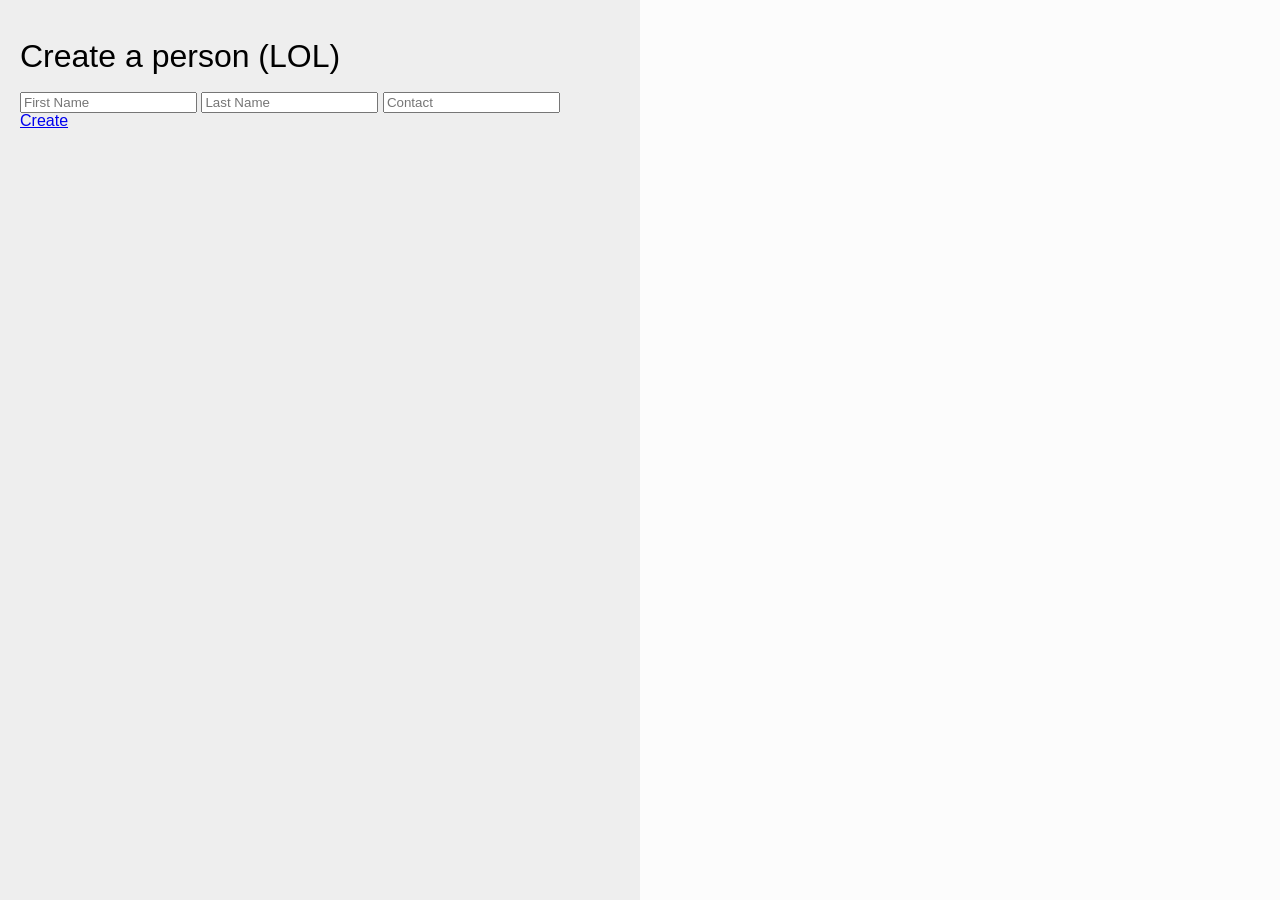
<file: client/index.html>
<!doctype html>
<html>

	<head>
		<link rel="stylesheet" href="./css/reset.css">
		<link rel="stylesheet" href="./css/app.css">
	</head>
	
	<body>
		<div class="l-container">
			<div class="l-form">
				<h1>Create a person (LOL)</h1>
				<form id="person__form">
					<input type="text" name="first_name" placeholder="First Name">
					<input type="text" name="last_name" placeholder="Last Name">
					<input type="text" name="contact" placeholder="Contact">
				</form>
				<div class="button__block">
					<a id="createBtn" href="#" class="button__link">Create</a>
				</div>
			</div>
			
			<div class="l-view">
				<div class="l-person__list">
				
				</div>
			</div>
		</div>
		<script src="./js/app.js"></script>
	</body>

</html>
</file>
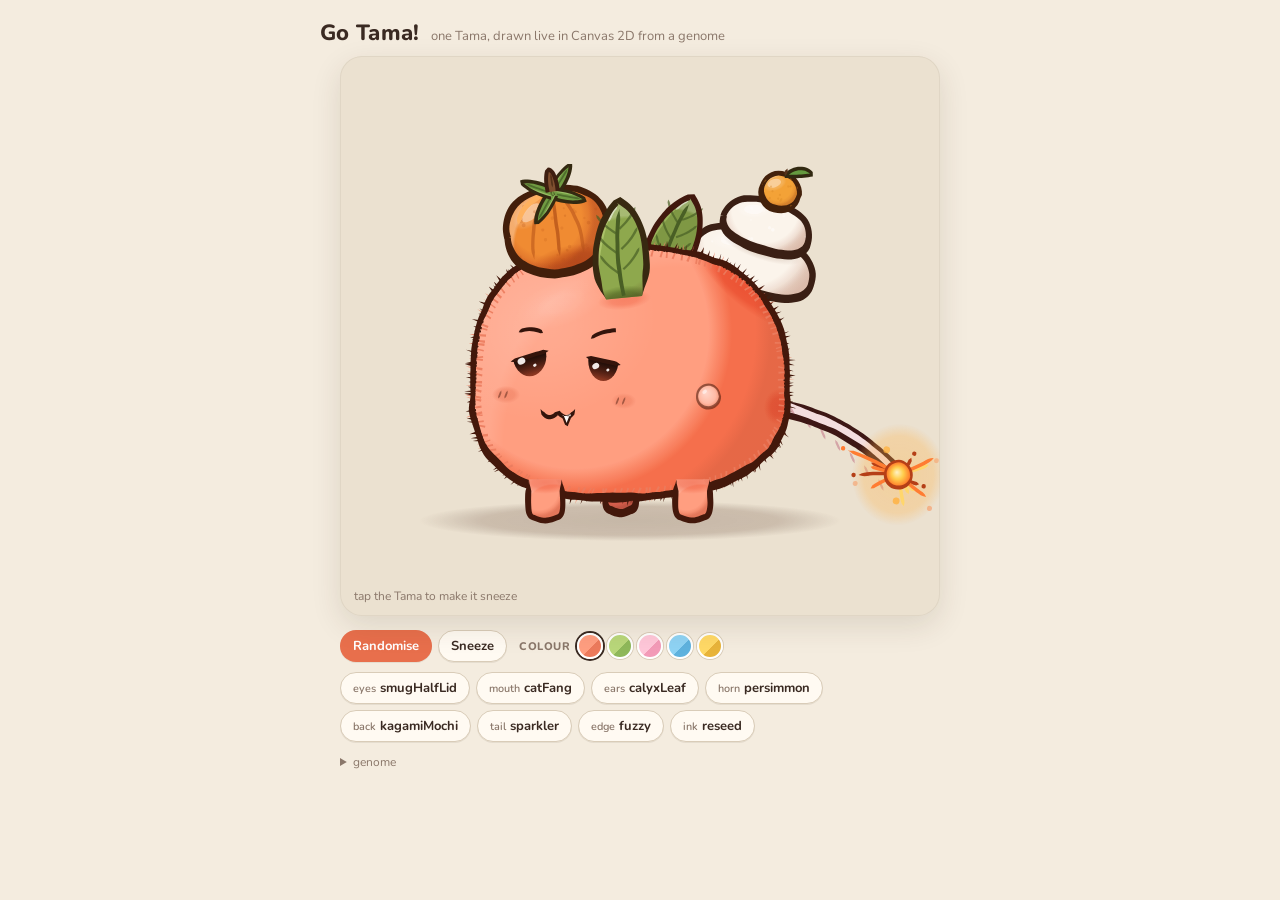
<file: tama/index.html>
<!doctype html>
<html lang="en">
<head>
<meta charset="utf-8">
<meta name="viewport" content="width=device-width, initial-scale=1">
<title>Go Tama! canvas Tama</title>
<link rel="preconnect" href="https://fonts.googleapis.com">
<link href="https://fonts.googleapis.com/css2?family=Nunito:wght@600;800&display=swap" rel="stylesheet">
<style>
  :root {
    --paper: #f4ecdf;
    --paper-2: #ebe1d0;
    --ink: #3a2a22;
    --muted: #8a776a;
    --chip: #fffaf2;
    --chip-edge: #d9ccb8;
    --accent: #e86f4c;
  }
  * { box-sizing: border-box; }
  html, body { margin: 0; background: var(--paper); color: var(--ink);
    font-family: "Nunito", "Segoe UI", system-ui, -apple-system, sans-serif; }
  body { display: flex; flex-direction: column; align-items: center; padding: 18px 16px 40px; }
  header { width: 100%; max-width: 640px; display: flex; align-items: baseline; gap: 12px; margin-bottom: 8px; }
  header h1 { font-size: 22px; margin: 0; font-weight: 800; letter-spacing: .3px; }
  header span { color: var(--muted); font-size: 13px; }
  .stage { position: relative; width: 100%; max-width: 600px; }
  canvas { display: block; width: 100%; height: auto; border-radius: 22px;
    background: var(--paper-2); box-shadow: 0 10px 30px rgba(60,40,20,.12), inset 0 0 0 1px rgba(60,40,20,.06);
    cursor: pointer; touch-action: manipulation; }
  .hint { position: absolute; left: 14px; bottom: 12px; font-size: 12px; color: var(--muted); pointer-events: none; }
  .controls { width: 100%; max-width: 600px; margin-top: 14px; display: flex; flex-direction: column; gap: 10px; }
  .row { display: flex; flex-wrap: wrap; gap: 6px; align-items: center; }
  .row .label { font-size: 11px; font-weight: 800; letter-spacing: .6px; text-transform: uppercase; color: var(--muted); width: 58px; }
  button { font: inherit; font-weight: 700; font-size: 13px; color: var(--ink); background: var(--chip);
    border: 1px solid var(--chip-edge); border-radius: 999px; padding: 6px 12px; cursor: pointer;
    box-shadow: 0 1px 0 rgba(60,40,20,.08); }
  button:hover { border-color: #b9a88f; }
  button:active { transform: translateY(1px); }
  button.primary { background: var(--accent); color: #fff; border-color: transparent; }
  button small { font-weight: 600; color: var(--muted); margin-right: 4px; }
  button.primary small { color: rgba(255,255,255,.8); }
  .swatch { width: 26px; height: 26px; border-radius: 50%; padding: 0; border: 2px solid #fff; box-shadow: 0 0 0 1px var(--chip-edge); }
  .swatch.on { box-shadow: 0 0 0 2px var(--ink); }
  details { width: 100%; max-width: 600px; margin-top: 12px; font-size: 12px; color: var(--muted); }
  pre { background: var(--chip); border: 1px solid var(--chip-edge); border-radius: 12px; padding: 10px 12px;
    font-size: 12px; line-height: 1.5; overflow: auto; color: var(--ink); margin: 8px 0 0; }
  @media (prefers-reduced-motion: reduce) { button:active { transform: none; } }
</style>
</head>
<body>
<header><h1>Go Tama!</h1><span>one Tama, drawn live in Canvas 2D from a genome</span></header>
<div class="stage">
  <canvas id="tama" width="600" height="560" aria-label="A Tama creature"></canvas>
  <div class="hint">tap the Tama to make it sneeze</div>
</div>
<div class="controls" id="controls">
  <div class="row">
    <button class="primary" id="randomise">Randomise</button>
    <button id="sneeze">Sneeze</button>
    <span class="label" style="width:auto;margin-left:6px">Colour</span>
    <span id="palettes" class="row" style="gap:4px"></span>
  </div>
  <div class="row" id="slots"></div>
</div>
<details><summary>genome</summary><pre id="genomeOut"></pre><div id="stats" style="margin-top:6px"></div></details>

<script>
'use strict';
/* =====================================================================
   Go Tama!  canvas Tama renderer
   All art is procedural: no bitmaps. Everything is drawn in "body units"
   (BU): the reference body is 200 BU wide and 168 BU tall, centred at
   the origin, facing LEFT (-x is forward, +x is the rear, +y is down).
   ===================================================================== */

/* ---------- seeded randomness and noise ---------- */
function hash32(n) { n = (n ^ 61) ^ (n >>> 16); n = Math.imul(n, 9); n ^= n >>> 4; n = Math.imul(n, 0x27d4eb2d); n ^= n >>> 15; return n >>> 0; }
function rng(seed) { let s = hash32(seed | 0) || 1; return () => { s = (s + 0x6D2B79F5) | 0; let t = Math.imul(s ^ (s >>> 15), 1 | s); t = (t + Math.imul(t ^ (t >>> 7), 61 | t)) ^ t; return ((t ^ (t >>> 14)) >>> 0) / 4294967296; }; }
function strSeed(s) { let h = 2166136261; for (let i = 0; i < s.length; i++) { h ^= s.charCodeAt(i); h = Math.imul(h, 16777619); } return h >>> 0; }
// smooth 1D value noise in [-1,1]
function noise1(seed, x) {
  const i = Math.floor(x), f = x - i, u = f * f * (3 - 2 * f);
  const a = hash32(seed * 7919 + i * 131) / 4294967296, b = hash32(seed * 7919 + (i + 1) * 131) / 4294967296;
  return (a + (b - a) * u) * 2 - 1;
}
function fbm(seed, x, oct = 3) { let v = 0, amp = 1, f = 1, n = 0; for (let o = 0; o < oct; o++) { v += noise1(seed + o * 17, x * f) * amp; n += amp; amp *= .5; f *= 2.1; } return v / n; }
const clamp = (v, a, b) => v < a ? a : v > b ? b : v;
const lerp = (a, b, t) => a + (b - a) * t;
const smooth = (t) => { t = clamp(t, 0, 1); return t * t * (3 - 2 * t); };
const TAU = Math.PI * 2;

/* ---------- colour ---------- */
function hexToRgb(h) { h = h.replace('#', ''); if (h.length === 3) h = h.split('').map(c => c + c).join(''); const n = parseInt(h, 16); return [(n >> 16) & 255, (n >> 8) & 255, n & 255]; }
function rgbToHex(r, g, b) { return '#' + [r, g, b].map(v => Math.round(clamp(v, 0, 255)).toString(16).padStart(2, '0')).join(''); }
function rgbToHsl(r, g, b) { r /= 255; g /= 255; b /= 255; const mx = Math.max(r, g, b), mn = Math.min(r, g, b); let h = 0, s = 0; const l = (mx + mn) / 2; if (mx !== mn) { const d = mx - mn; s = l > .5 ? d / (2 - mx - mn) : d / (mx + mn); if (mx === r) h = (g - b) / d + (g < b ? 6 : 0); else if (mx === g) h = (b - r) / d + 2; else h = (r - g) / d + 4; h /= 6; } return [h, s, l]; }
function hslToRgb(h, s, l) { if (s === 0) return [l * 255, l * 255, l * 255]; const q = l < .5 ? l * (1 + s) : l + s - l * s, p = 2 * l - q; const f = t => { t = ((t % 1) + 1) % 1; if (t < 1 / 6) return p + (q - p) * 6 * t; if (t < .5) return q; if (t < 2 / 3) return p + (q - p) * (2 / 3 - t) * 6; return p; }; return [f(h + 1 / 3) * 255, f(h) * 255, f(h - 1 / 3) * 255]; }
function mix(a, b, t) { const A = hexToRgb(a), B = hexToRgb(b); return rgbToHex(lerp(A[0], B[0], t), lerp(A[1], B[1], t), lerp(A[2], B[2], t)); }
function adjust(hex, dl = 0, ds = 0, dh = 0) { const [h, s, l] = rgbToHsl(...hexToRgb(hex)); return rgbToHex(...hslToRgb(h + dh, clamp(s + ds, 0, 1), clamp(l + dl, 0, 1))); }
function alpha(hex, a) { const [r, g, b] = hexToRgb(hex); return `rgba(${r},${g},${b},${a})`; }
// near-black ink tinted toward the local colour, pulled toward the palette ink
function inkFor(hex, baseInk) { const [h, s] = rgbToHsl(...hexToRgb(hex)); const tinted = rgbToHex(...hslToRgb(h, clamp(s * .8 + .2, 0, .85), .13)); return mix(tinted, baseInk, .45); }
function tint(hex, t) { return mix(hex, '#ffffff', t); }
function shadeOf(hex, t) { return adjust(mix(hex, '#2a1208', t), 0, .06, -.015); }

/* ---------- geometry: bezier shapes, flattening, ink ribbons ---------- */
class Shape {
  constructor() { this.segs = []; this.cur = null; this.closed = false; }
  M(x, y) { this.cur = [x, y]; this.segs.push({ t: 'M', p: [x, y] }); return this; }
  L(x, y) { const p0 = this.cur; this.segs.push({ t: 'C', p0, c1: [lerp(p0[0], x, 1 / 3), lerp(p0[1], y, 1 / 3)], c2: [lerp(p0[0], x, 2 / 3), lerp(p0[1], y, 2 / 3)], p: [x, y] }); this.cur = [x, y]; return this; }
  C(x1, y1, x2, y2, x, y) { this.segs.push({ t: 'C', p0: this.cur, c1: [x1, y1], c2: [x2, y2], p: [x, y] }); this.cur = [x, y]; return this; }
  Q(cx, cy, x, y) { const p0 = this.cur; return this.C(p0[0] + 2 / 3 * (cx - p0[0]), p0[1] + 2 / 3 * (cy - p0[1]), x + 2 / 3 * (cx - x), y + 2 / 3 * (cy - y), x, y); }
  Z() { this.closed = true; return this; }
  // ellipse helper (closed)
  static ellipse(cx, cy, rx, ry, rot = 0) { const k = .5523; const s = new Shape(); const pts = []; for (let i = 0; i < 4; i++) { const a = i * Math.PI / 2; pts.push([Math.cos(a), Math.sin(a)]); } const tr = (x, y) => { const X = x * rx, Y = y * ry; return [cx + X * Math.cos(rot) - Y * Math.sin(rot), cy + X * Math.sin(rot) + Y * Math.cos(rot)]; }; s.M(...tr(1, 0)); for (let i = 0; i < 4; i++) { const a0 = i * Math.PI / 2, a1 = a0 + Math.PI / 2; const p0 = [Math.cos(a0), Math.sin(a0)], p1 = [Math.cos(a1), Math.sin(a1)]; s.C(...tr(p0[0] - p0[1] * k, p0[1] + p0[0] * k), ...tr(p1[0] + p1[1] * k, p1[1] - p1[0] * k), ...tr(p1[0], p1[1])); } return s.Z(); }
  path() { const p = new Path2D(); for (const s of this.segs) { if (s.t === 'M') p.moveTo(s.p[0], s.p[1]); else p.bezierCurveTo(s.c1[0], s.c1[1], s.c2[0], s.c2[1], s.p[0], s.p[1]); } if (this.closed) p.closePath(); return p; }
  // flatten to points with unit normals; for closed shapes the normal points outward
  flatten(step = 2.2) {
    const pts = [];
    const first = this.segs[0]?.p;
    for (const s of this.segs) {
      if (s.t !== 'C') continue;
      const [p0, c1, c2, p] = [s.p0, s.c1, s.c2, s.p];
      const len = Math.hypot(c1[0] - p0[0], c1[1] - p0[1]) + Math.hypot(c2[0] - c1[0], c2[1] - c1[1]) + Math.hypot(p[0] - c2[0], p[1] - c2[1]);
      const n = Math.max(2, Math.ceil(len / step));
      for (let i = 0; i < n; i++) {
        const t = i / n, mt = 1 - t;
        const x = mt * mt * mt * p0[0] + 3 * mt * mt * t * c1[0] + 3 * mt * t * t * c2[0] + t * t * t * p[0];
        const y = mt * mt * mt * p0[1] + 3 * mt * mt * t * c1[1] + 3 * mt * t * t * c2[1] + t * t * t * p[1];
        let dx = 3 * mt * mt * (c1[0] - p0[0]) + 6 * mt * t * (c2[0] - c1[0]) + 3 * t * t * (p[0] - c2[0]);
        let dy = 3 * mt * mt * (c1[1] - p0[1]) + 6 * mt * t * (c2[1] - c1[1]) + 3 * t * t * (p[1] - c2[1]);
        if (Math.abs(dx) + Math.abs(dy) < 1e-6) { dx = p[0] - p0[0]; dy = p[1] - p0[1]; }
        const d = Math.hypot(dx, dy) || 1;
        pts.push({ x, y, tx: dx / d, ty: dy / d });
      }
    }
    if (!this.closed) { const s = this.segs[this.segs.length - 1]; const q = pts[pts.length - 1]; pts.push({ x: s.p[0], y: s.p[1], tx: q.tx, ty: q.ty }); }
    // signed area for winding
    let area = 0; for (let i = 0; i < pts.length; i++) { const a = pts[i], b = pts[(i + 1) % pts.length]; area += a.x * b.y - b.x * a.y; }
    const sign = this.closed ? (area > 0 ? 1 : -1) : 1;   // canvas y-down: positive area = clockwise on screen
    let acc = 0;
    for (let i = 0; i < pts.length; i++) { const p = pts[i]; p.nx = p.ty * sign; p.ny = -p.tx * sign; if (i) acc += Math.hypot(p.x - pts[i - 1].x, p.y - pts[i - 1].y); p.s = acc; }
    return { pts, closed: this.closed, length: acc + (this.closed ? Math.hypot(pts[0].x - pts[pts.length - 1].x, pts[0].y - pts[pts.length - 1].y) : 0) };
  }
}
// outward normals check: for a closed clockwise (screen) polygon, (ty, -tx) points outward
// Build a pressure ribbon Path2D around a flattened polyline.
// opts: w (base width), heavy (extra weight on undersides 0..1), jitter (px), seed, taper ('none'|'both'|'start'|'end'), wobble (width noise 0..1)
function ribbon(fl, opts = {}) {
  const { w = 3, heavy = .5, jitter = .6, seed = 1, taper = 'none', wobble = .12, out = .55 } = opts;
  const pts = fl.pts, n = pts.length, L = fl.length || 1;
  const outer = [], inner = [];
  for (let i = 0; i < n; i++) {
    const p = pts[i]; const u = p.s / L;
    let wi = w * (1 + heavy * clamp(p.ny, 0, 1)) * (1 + wobble * fbm(seed, p.s / 14, 2));
    if (!fl.closed) {
      const tl = .12;
      if (taper === 'both' || taper === 'start') wi *= smooth(u / tl);
      if (taper === 'both' || taper === 'end') wi *= smooth((1 - u) / tl);
    }
    const j = jitter * fbm(seed + 3, p.s / 9, 2);
    const cx = p.x + p.nx * j, cy = p.y + p.ny * j;
    outer.push([cx + p.nx * wi * out, cy + p.ny * wi * out]);
    inner.push([cx - p.nx * wi * (1 - out), cy - p.ny * wi * (1 - out)]);
  }
  const path = new Path2D();
  path.moveTo(outer[0][0], outer[0][1]);
  for (let i = 1; i < n; i++) path.lineTo(outer[i][0], outer[i][1]);
  if (fl.closed) { path.closePath(); path.moveTo(inner[n - 1][0], inner[n - 1][1]); for (let i = n - 2; i >= 0; i--) path.lineTo(inner[i][0], inner[i][1]); path.closePath(); }
  else { for (let i = n - 1; i >= 0; i--) path.lineTo(inner[i][0], inner[i][1]); path.closePath(); }
  return path;
}
// memo for geometry built from stable keys
const MEMO = new Map();
let CUR_PAL = null;   // palette of the creature being drawn, lets part shadows share its hue
function memo(key, build) { let v = MEMO.get(key); if (v === undefined) { v = build(); MEMO.set(key, v); } return v; }

// ink an outline: fill a ribbon in colour
function ink(ctx, shapeOrFl, color, opts = {}) {
  const fl = shapeOrFl.pts ? shapeOrFl : shapeOrFl.flatten(opts.step || 2.2);
  const key = opts.key;
  const path = key ? memo('rib:' + key, () => ribbon(fl, opts)) : ribbon(fl, opts);
  ctx.fillStyle = color; ctx.fill(path, 'nonzero');
}
// a tapered brush stroke along a polyline of [x,y] points (for texture strokes)
function strokeShape(pts) { const s = new Shape(); s.M(pts[0][0], pts[0][1]); for (let i = 1; i < pts.length; i++) s.L(pts[i][0], pts[i][1]); return s; }
function curve(p0, c1, c2, p1) { return new Shape().M(p0[0], p0[1]).C(c1[0], c1[1], c2[0], c2[1], p1[0], p1[1]); }
function brush(ctx, shape, color, w, opts = {}) { ink(ctx, shape, color, Object.assign({ w, heavy: 0, jitter: .25, taper: 'both', wobble: .15, step: 1.6 }, opts)); }

/* ---------- soft paint helpers ---------- */
function softEllipse(ctx, x, y, rx, ry, color, a = 1, feather = .55, rot = 0) {
  ctx.save(); ctx.translate(x, y); ctx.rotate(rot); ctx.scale(rx, ry);
  const g = ctx.createRadialGradient(0, 0, 0, 0, 0, 1);
  g.addColorStop(0, alpha(color, a)); g.addColorStop(1 - feather, alpha(color, a * .85)); g.addColorStop(1, alpha(color, 0));
  ctx.fillStyle = g; ctx.beginPath(); ctx.arc(0, 0, 1, 0, TAU); ctx.fill(); ctx.restore();
}
// crescent shade inside a clip: everything outside an offset inner ellipse gets the shade colour, soft edged
function crescent(ctx, clipPath, cx, cy, r, color, a = 1, ox = -.18, oy = -.22, inner = .72, soft = .14) {
  ctx.save(); ctx.clip(clipPath);
  ctx.translate(cx + ox * r, cy + oy * r);
  const g = ctx.createRadialGradient(0, 0, 0, 0, 0, r * 1.25);
  g.addColorStop(inner, alpha(color, 0)); g.addColorStop(Math.min(1, inner + soft), alpha(color, a)); g.addColorStop(1, alpha(color, a));
  ctx.fillStyle = g; ctx.fillRect(-3 * r, -3 * r, 6 * r, 6 * r); ctx.restore();
}
// Axie-style layered shading inside a clip: soft crescent, a harder core shadow a little further in,
// a thin rim light on the lit side and (optionally) a crisp highlight patch with a soft glow.
function shading(ctx, clip, cx, cy, r, o = {}) {
  let { shade, deep, light = '#ffffff', ox = -.18, oy = -.28, inner = .64, soft = .14, coreA = .5, rimA = .28, hi = null, hiA = .32 } = o;
  if (CUR_PAL) { if (shade) shade = mix(shade, CUR_PAL.shade, .16); if (deep) deep = mix(deep, CUR_PAL.shade, .16); }
  if (shade) crescent(ctx, clip, cx, cy, r, shade, 1, ox, oy, inner, soft * 1.3);
  if (deep) crescent(ctx, clip, cx, cy, r, deep, coreA * .75, ox * 1.1, oy * 1.1, Math.min(.97, inner + .14), .09);
  if (rimA > 0) crescent(ctx, clip, cx, cy, r, light, rimA, -ox * 1.2, -oy * 1.1, .9, .05);
  if (hi) { const [hx, hy, hrx, hry, hrot = -.55] = hi; ctx.save(); ctx.clip(clip); softEllipse(ctx, hx, hy, hrx * 1.8, hry * 1.9, light, hiA * .45, .3, hrot); ctx.fillStyle = alpha(light, hiA); ctx.beginPath(); ctx.ellipse(hx, hy, hrx, hry, hrot, 0, TAU); ctx.fill(); ctx.restore(); }
}
function sheen(ctx, clipPath, x, y, rx, ry, a = .16, rot = -.5) {
  ctx.save(); ctx.clip(clipPath); softEllipse(ctx, x, y, rx, ry, '#ffffff', a, .5, rot); softEllipse(ctx, x, y, rx * .55, ry * .55, '#ffffff', a * .7, .4, rot); ctx.restore();
}
// cast shadow onto a surface (clipped), multiply so it darkens any colour
function cast(ctx, clipPath, x, y, rx, ry, color, a = .45, rot = 0) {
  ctx.save(); ctx.clip(clipPath); ctx.globalCompositeOperation = 'multiply'; softEllipse(ctx, x, y, rx, ry, color, a, .5, rot); ctx.restore();
}
// short tapered flicks along a flattened outline (fuzz / fur). Batched into one path.
function flickPath(fl, opts) {
  const { seed = 1, spacing = 2.4, len = 5, inset = 1.2, lean = .35, w = 1.5, every = 1, side = 1 } = opts;
  const r = rng(seed); const path = new Path2D(); const pts = fl.pts; const L = fl.length;
  for (let s = 0, k = 0; s < L; s += spacing * (0.7 + .6 * r()), k++) {
    if (k % every) continue;
    // find point at arc length s
    let i = 0; while (i < pts.length - 1 && pts[i + 1].s < s) i++;
    const p = pts[i];
    const l = len * (.45 + r() * .9) * side;
    const a = lean * (r() - .35) + (p.ny > .2 ? .25 : 0);     // flicks lean a bit and droop under the belly
    const tx = p.tx * Math.sin(a), ty = p.ty * Math.sin(a);
    const dx = (p.nx * Math.cos(a) + tx), dy = (p.ny * Math.cos(a) + ty);
    const bx = p.x - p.nx * inset, by = p.y - p.ny * inset;
    const ex = bx + dx * (l + inset), ey = by + dy * (l + inset);
    const ww = w * (.7 + r() * .6) / 2;
    const px = -dy * ww, py = dx * ww;
    const mx = bx + dx * (l + inset) * .4, my = by + dy * (l + inset) * .4;
    path.moveTo(bx + px, by + py); path.quadraticCurveTo(mx + px * 1.1, my + py * 1.1, ex, ey); path.quadraticCurveTo(mx - px * 1.1, my - py * 1.1, bx - px, by - py); path.closePath();
  }
  return path;
}
// scatter helper inside a clip
function scatter(ctx, clipPath, bounds, seed, count, fn) {
  const r = rng(seed); ctx.save(); ctx.clip(clipPath);
  for (let i = 0; i < count; i++) { fn(bounds[0] + r() * (bounds[2] - bounds[0]), bounds[1] + r() * (bounds[3] - bounds[1]), r); }
  ctx.restore();
}
function star4(ctx, x, y, r, rot = 0) { ctx.save(); ctx.translate(x, y); ctx.rotate(rot); ctx.beginPath(); for (let i = 0; i < 8; i++) { const a = i * Math.PI / 4, rr = i % 2 ? r * .38 : r; ctx.lineTo(Math.cos(a) * rr, Math.sin(a) * rr); } ctx.closePath(); ctx.fill(); ctx.restore(); }

/* =====================================================================
   BODY: silhouette, anchors, paint
   ===================================================================== */
const BODY = { rx: 100, ry: 84 };
function bodyPoint(th, edge, seed) {
  const c = Math.cos(th), s = Math.sin(th), n = 2.45;
  let x = Math.sign(c) * Math.pow(Math.abs(c), 2 / n);
  let y = Math.sign(s) * Math.pow(Math.abs(s), 2 / n);
  let yy = y > 0 ? y * .9 : y * (1.03 + .04 * Math.max(0, -x));   // flatter, heavier bottom; head end a touch taller
  yy *= 1 - .07 * (x + 1) / 2;                                         // egg: the rear sits a little lower than the head
  const xx = x * (1 + .07 * Math.max(0, y)) * (1 + .03 * Math.max(0, -y) * (1 - Math.abs(x))); // a little wider low down
  let r = 1 + .007 * fbm(seed, th * 1.9 + 7, 2);           // hand-drawn irregularity, kept subtle so the line stays confident
  if (edge === 'wool') r += .046 * Math.pow(Math.abs(Math.sin(th * 5 + .6)), .65) - .015;
  return { x: BODY.rx * xx * r, y: BODY.ry * yy * r };
}
function bodySilhouette(edge, seed) {
  return memo('body:' + edge + ':' + seed, () => {
    const N = 720; const raw = [];
    for (let i = 0; i < N; i++) raw.push(bodyPoint((i / N) * TAU, edge, seed));
    // resample by arc length for even spacing (clockwise on screen: th increasing goes x+ -> y+ i.e. clockwise)
    let L = 0; const cum = [0]; for (let i = 1; i <= N; i++) { const a = raw[i - 1], b = raw[i % N]; L += Math.hypot(b.x - a.x, b.y - a.y); cum.push(L); }
    const step = edge === 'wool' ? 1.4 : 2.0; const M = Math.floor(L / step); const pts = [];
    for (let k = 0, i = 0; k < M; k++) { const s = k * step; while (cum[i + 1] < s) i++; const t = (s - cum[i]) / (cum[i + 1] - cum[i]); const a = raw[i], b = raw[(i + 1) % N]; pts.push({ x: lerp(a.x, b.x, t), y: lerp(a.y, b.y, t), s }); }
    for (let i = 0; i < M; i++) { const a = pts[(i - 1 + M) % M], b = pts[(i + 1) % M]; let tx = b.x - a.x, ty = b.y - a.y; const d = Math.hypot(tx, ty) || 1; tx /= d; ty /= d; pts[i].tx = tx; pts[i].ty = ty; pts[i].nx = ty; pts[i].ny = -tx; }
    const path = new Path2D(); path.moveTo(pts[0].x, pts[0].y); for (let i = 1; i < M; i++) path.lineTo(pts[i].x, pts[i].y); path.closePath();
    return { pts, closed: true, length: L, path };
  });
}
// a point on the (smooth) body surface with its outward normal
function surface(th) {
  const p = bodyPoint(th, 'smooth', 0), e = 1e-3, a = bodyPoint(th - e, 'smooth', 0), b = bodyPoint(th + e, 'smooth', 0);
  let tx = b.x - a.x, ty = b.y - a.y; const d = Math.hypot(tx, ty) || 1; tx /= d; ty /= d;
  return { x: p.x, y: p.y, nx: ty, ny: -tx, ang: Math.atan2(-tx, ty), lean: Math.atan2(-tx, ty) + Math.PI / 2 };
}
// Anchors: where parts attach. All in body units, origin at body centre. "lean" is the rotation that
// aligns a part's local "up" (-y) with the outward surface normal.
function makeAnchors() {
  const horn = surface(-1.95);        // top, a little forward
  const topRear = surface(-0.80);     // top-rear shoulder
  const rear = surface(0.18);         // rear, just under the midline
  const headSide = { x: -4, y: -54, nx: -.12, ny: -.99, ang: -1.69, lean: -0.12 };   // on the near side of the head
  const headSideFar = { x: 20, y: -66, nx: .22, ny: -.97, ang: -1.35, lean: 0.22 };
  const face = { x: -36, y: -4, eyeF: { x: -64, y: -15 }, eyeB: { x: -17, y: -12 }, mouth: { x: -46, y: 21 }, cheekF: { x: -79, y: 9 }, cheekB: { x: -4, y: 13 }, eyeR: 12.5 };
  const legs = [{ x: -54, y: 70, far: false }, { x: -6, y: 66, far: true }, { x: 40, y: 70, far: false }];
  return { horn, topRear, rear, headSide, headSideFar, face, legs, spot: { x: 50, y: 10 }, ground: { x: 0, y: 84 } };
}

/* ---------- body painter ---------- */
function drawLeg(ctx, leg, pal, body) {
  const w = leg.far ? 18 : 21, h = leg.far ? 14 : 15, x = leg.x, y = leg.y;
  const base = leg.far ? shadeOf(pal.shade, .12) : pal.body, shade = leg.far ? shadeOf(pal.shade, .3) : pal.shade;
  const s = new Shape().M(x - w / 2, y - 8).C(x - w / 2 - 1, y + h * .5, x - w / 2 - 2, y + h, x - w / 2 + 3, y + h + 1)
    .C(x - 1, y + h + 3.5, x + 1, y + h + 3.5, x + w / 2 - 3, y + h + 1).C(x + w / 2 + 2, y + h, x + w / 2 + 1, y + h * .5, x + w / 2, y - 8);
  if (leg.far) s.Z();
  const p = s.path(); if (leg.far) { ctx.fillStyle = base; ctx.fill(p); } else { ctx.fillStyle = base; const c = new Path2D(p); c.closePath(); ctx.fill(c); }
  const clip = new Path2D(p); clip.closePath();
  shading(ctx, clip, x, y + h * .4, h * 1.1, { shade, deep: mix(shade, pal.ink, .2), ox: -.25, oy: -.45, inner: .6, soft: .16, coreA: .4, rimA: .18 });
  if (!leg.far) { ctx.save(); ctx.clip(clip); ctx.globalCompositeOperation = 'multiply'; softEllipse(ctx, x, y - 6, w * .8, 7, pal.shade, .5, .5); ctx.restore(); }
  ink(ctx, s, pal.inkBody, { w: 3.6, heavy: .45, jitter: .25, seed: 31 + x, taper: leg.far ? 'none' : 'both', step: 1.6 });
}
function drawBody(ctx, genome, pal, anchors, seats, pose) {
  const edge = genome.bodyEdge, seed = genome.seed;
  const sil = bodySilhouette(edge, seed);
  const clip = sil.path;
  // base
  ctx.fillStyle = pal.body; ctx.fill(clip);
  // matte two-tone: soft shade crescent on the bottom third, plus a faint top-light gradient
  const shadeSat = adjust(pal.shade, -.02, .1);
  ctx.save(); ctx.clip(clip); softEllipse(ctx, -52, -34, 70, 58, '#ffffff', .13, .75, -.3); ctx.restore();   // soft light on the top-front
  crescent(ctx, clip, 0, 0, 100, shadeSat, 1, -.35, -.3, .68, .12);                       // airbrushed shade over the rear half and belly
  crescent(ctx, clip, 0, 0, 100, mix(shadeSat, pal.ink, .18), .45, -.3, -.3, .88, .08);  // deeper band right at the underside
  crescent(ctx, clip, 0, 0, 100, '#ffffff', .1, .32, .42, .9, .08);                       // thin rim light on the lit side
  sheen(ctx, clip, -44, -48, 30, 14, .09, -.35);
  // tama spot: a small matte pearl on the rear flank
  const sp = anchors.spot;
  const pearl = new Path2D(); pearl.arc(sp.x, sp.y, 7, 0, TAU);
  const pg = ctx.createRadialGradient(sp.x - 2, sp.y - 2.5, 0, sp.x, sp.y, 7.5); pg.addColorStop(0, tint(pal.body, .62)); pg.addColorStop(.7, tint(pal.body, .3)); pg.addColorStop(1, mix(pal.body, pal.shade, .45));
  ctx.fillStyle = pg; ctx.fill(pearl);
  ctx.fillStyle = alpha(pal.inkBody, .55); ctx.fill(ribbon(Shape.ellipse(sp.x, sp.y, 7.2, 7.2).flatten(1.5), { w: 1.3, heavy: .8, jitter: .2, seed: 5, wobble: .2 }));
  ctx.fillStyle = 'rgba(255,255,255,.55)'; ctx.beginPath(); ctx.ellipse(sp.x - 2.4, sp.y - 2.8, 1.6, 1.1, -.6, 0, TAU); ctx.fill();
  // seats: parts sink in and cast a little shade onto the body
  for (const s of seats) cast(ctx, clip, s.x, s.y, s.rx * .9, s.ry * .8, pal.shade, s.a * 1.1, s.rot);
  // edge texture
  if (edge === 'fuzzy') {
    ctx.fillStyle = alpha(pal.shade, .9); ctx.fill(memo('fzin:' + seed, () => flickPath(sil, { seed: seed + 11, spacing: 4.2, len: 4, inset: 5.5, lean: .5, w: 1.2, side: 1 })));
    ctx.fillStyle = pal.inkBody; ctx.fill(memo('fzout:' + seed, () => flickPath(sil, { seed: seed + 12, spacing: 2.9, len: 4.6, inset: 1.8, lean: .5, w: 1.45 })));
    ink(ctx, sil, pal.inkBody, { w: 3.5, heavy: .5, jitter: .6, seed, key: 'bodyink-f' + seed, wobble: .25 });
  } else if (edge === 'wool') {
    ink(ctx, sil, pal.inkBody, { w: 3.9, heavy: .45, jitter: .3, seed, key: 'bodyink-w' + seed, wobble: .15 });
    // little curls just inside the bumps
    ctx.fillStyle = alpha(pal.inkBody, .5);
    ctx.fill(memo('wool:' + seed, () => { const p = new Path2D(); const r = rng(seed + 9); const pts = sil.pts; for (let i = 0; i < pts.length; i += 9) { const q = pts[i]; if (r() < .35) continue; const d = 6 + r() * 3; const cx = q.x - q.nx * d, cy = q.y - q.ny * d; const rr = 2.2 + r() * 1.4; const a0 = Math.atan2(q.ny, q.nx) + .9; p.moveTo(cx + Math.cos(a0) * rr, cy + Math.sin(a0) * rr); p.arc(cx, cy, rr, a0, a0 + 3.6); p.arc(cx, cy, rr - .9, a0 + 3.6, a0, true); p.closePath(); } return p; }));
  } else {
    ink(ctx, sil, pal.inkBody, { w: 4.2, heavy: .45, jitter: .3, seed, key: 'bodyink-s' + seed, wobble: .1 });
  }
  return clip;
}

/* =====================================================================
   PARTS.  Each variant is a draw function (ctx, anchors, palette, t) with
   metadata attached: seat {rx,ry,a} (shade cast on the body) and
   behind:true if drawn behind the body. Parts draw in body units around
   their anchor. -x is forward (the face), +x is the rear, -y is up.
   ===================================================================== */
function part(meta, fn) { return Object.assign(fn, meta); }
function at(ctx, a, rot, fn) { ctx.save(); ctx.translate(a.x, a.y); ctx.rotate(rot); ctx.scale(PART_SCALE, PART_SCALE); fn(); ctx.restore(); }
// a little material kit for parts: fill + crescent shade + sheen + ink, from one shape
function solid(ctx, shape, col, opts = {}) {
  const { shade, ink: inkCol, w = 2.8, cx = 0, cy = 0, r = 20, ox = -.2, oy = -.25, inner = .66, soft = .16, sheenAt, seed = 1, taper = 'none', heavy = .5, shadeA = 1, jitter = .5 } = opts;
  const p = shape.path(); const clip = new Path2D(p); clip.closePath();
  ctx.fillStyle = col; ctx.fill(clip);
  if (shade) shading(ctx, clip, cx, cy, r, { shade, deep: opts.deep || mix(shade, '#2a1208', .22), ox, oy, inner, soft, coreA: .42, rimA: .26, hi: sheenAt ? [sheenAt[0], sheenAt[1], sheenAt[2], sheenAt[3], sheenAt[5] ?? -.5] : null, hiA: sheenAt ? (sheenAt[4] ?? .3) : 0 });
  if (inkCol) ink(ctx, shape, inkCol, { w, heavy, jitter, seed, taper, step: 1.8 });
  return clip;
}

/* ---------- EYES ---------- */
const drawEyes = {};
function eyeBase(ctx, e, pal, pose, shapeFn, side) {
  // blink / squint compress the eye vertically; fully shut draws a lid line
  const shut = Math.max(pose.blink, pose.squint * .85);
  ctx.save(); ctx.translate(e.x, e.y);
  if (shut > .92) {
    const s = new Shape().M(-9 * side, 1).C(-5, -2.5, 5, -2.5, 9 * side, 1);
    if (pose.tight) { const z = new Shape().M(-8, -3).C(-4, 3, 4, 3, 8, -3); brush(ctx, z, pal.inkFace, 2.6, { jitter: .2 }); const z2 = new Shape().M(-7, 5).C(-3.5, 0, 3.5, 0, 7, 5); brush(ctx, z2, pal.inkFace, 2.2, { jitter: .2 }); }
    else brush(ctx, s, pal.inkFace, 2.8, { jitter: .2 });
    ctx.restore(); return;
  }
  ctx.scale(1, 1 - shut * .9);
  shapeFn();
  ctx.restore();
}
function glint(ctx, x, y, r) { ctx.fillStyle = 'rgba(255,255,255,.92)'; ctx.beginPath(); ctx.ellipse(x, y, r, r * .8, -.5, 0, TAU); ctx.fill(); }
// oval ink eye with an optional lid cut (0..1 of the height removed from the top, slanted by 'tilt')
function ovalEye(ctx, pal, rx, ry, lid = 0, tilt = 0, look = 0) {
  const eye = new Path2D(); eye.ellipse(0, 0, rx, ry, 0, 0, TAU);
  ctx.save(); ctx.clip(eye);
  const ig = ctx.createLinearGradient(0, -ry, 0, ry); ig.addColorStop(0, pal.inkFace); ig.addColorStop(.55, pal.inkFace); ig.addColorStop(1, pal.iris);
  ctx.fillStyle = ig;
  if (lid > 0) { ctx.save(); ctx.translate(0, -ry + lid * 2 * ry); ctx.rotate(tilt); ctx.fillRect(-rx * 3, 0, rx * 6, ry * 4); ctx.restore(); }
  else ctx.fill(eye);
  // soft lid shadow at the top of the open part
  if (lid > 0) { ctx.save(); ctx.translate(0, -ry + lid * 2 * ry); ctx.rotate(tilt); const lg = ctx.createLinearGradient(0, 0, 0, ry * .9); lg.addColorStop(0, 'rgba(0,0,0,.45)'); lg.addColorStop(1, 'rgba(0,0,0,0)'); ctx.fillStyle = lg; ctx.fillRect(-rx * 3, 0, rx * 6, ry); ctx.restore(); }
  ctx.restore();
  if (lid > 0) { const y0 = -ry + lid * 2 * ry; const s = new Shape().M(-rx - 1.5, y0 + Math.tan(tilt) * (-rx - 1.5)).L(rx + 1.5, y0 + Math.tan(tilt) * (rx + 1.5)); brush(ctx, s, pal.inkFace, 2.6, { jitter: .15 }); }
  glint(ctx, -rx * .35 + look, Math.max(-ry * .45 + lid * ry * 1.4, -ry * .2), rx * .24);
  glint(ctx, rx * .38 + look * .5, ry * .45, rx * .11);
}
drawEyes.deadpan = part({}, (ctx, a, pal, t) => {
  const f = a.face, pose = a.pose;
  for (const [e, side] of [[f.eyeF, -1], [f.eyeB, 1]]) eyeBase(ctx, e, pal, pose, () => ovalEye(ctx, pal, f.eyeR * .78 * (side < 0 ? 1 : .92), f.eyeR * .9, .36, 0), side);
});
drawEyes.smugHalfLid = part({}, (ctx, a, pal, t) => {
  const f = a.face, pose = a.pose;
  for (const [e, side] of [[f.eyeF, -1], [f.eyeB, 1]]) eyeBase(ctx, e, pal, pose, () => {
    ovalEye(ctx, pal, f.eyeR * .85 * (side < 0 ? 1 : .9), f.eyeR, .5, side < 0 ? -.28 : .22, -1.5);
    // a cocky little brow, raised at the back
    const b = side < 0 ? new Shape().M(-7, -15).C(-3, -17.5, 4, -17.5, 8.5, -14.5) : new Shape().M(-8, -14).C(-3, -18, 4, -19, 8, -19);
    brush(ctx, b, pal.inkFace, 2.4, { jitter: .2, taper: side < 0 ? 'both' : 'start' });
  }, side);
});
drawEyes.grumpy = part({}, (ctx, a, pal, t) => {
  const f = a.face, pose = a.pose;
  for (const [e, side] of [[f.eyeF, -1], [f.eyeB, 1]]) eyeBase(ctx, e, pal, pose, () => {
    ovalEye(ctx, pal, f.eyeR * .72 * (side < 0 ? 1 : .9), f.eyeR * .82, .28, side < 0 ? .5 : -.5, 0);
    // heavy brows slanting down toward the front
    const b = side < 0 ? new Shape().M(-9, -8).C(-5, -12, 3, -15, 9, -17) : new Shape().M(-9, -17).C(-3, -15, 4, -12, 9, -9);
    brush(ctx, b, pal.inkFace, 3.4, { jitter: .3, taper: 'end', heavy: 0 });
  }, side);
});
drawEyes.sleepy = part({}, (ctx, a, pal, t) => {
  const f = a.face;
  for (const [e, side] of [[f.eyeF, -1], [f.eyeB, 1]]) {
    ctx.save(); ctx.translate(e.x, e.y);
    const s = new Shape().M(-9, -1).C(-5, 3.5, 5, 3.5, 9, -1);     // gentle closed lid, curving down
    brush(ctx, s, pal.inkFace, 2.9, { jitter: .25 });
    // two tiny lashes
    brush(ctx, new Shape().M(side < 0 ? -9 : 9, -1).L(side < 0 ? -11.5 : 11.5, 2.5), pal.inkFace, 1.8, { jitter: .1 });
    brush(ctx, new Shape().M(side < 0 ? -5 : 5, 2.2).L(side < 0 ? -6.5 : 6.5, 5.5), pal.inkFace, 1.6, { jitter: .1 });
    ctx.restore();
  }
});
drawEyes.dizzy = part({}, (ctx, a, pal, t) => {
  const f = a.face, pose = a.pose;
  for (const [e, side] of [[f.eyeF, -1], [f.eyeB, 1]]) eyeBase(ctx, e, pal, pose, () => {
    const r0 = f.eyeR * .95, pts = [];
    for (let i = 0; i <= 40; i++) { const u = i / 40, ang = u * TAU * 2.1 * side + (side < 0 ? 2.2 : 1), rr = r0 * (1 - u * .92); pts.push([Math.cos(ang) * rr, Math.sin(ang) * rr * .9]); }
    const s = new Shape().M(pts[0][0], pts[0][1]); for (let i = 1; i < pts.length; i++) s.L(pts[i][0], pts[i][1]);
    ink(ctx, s, pal.inkFace, { w: 2.5, heavy: 0, jitter: .15, taper: 'end', wobble: .1, step: 1 });
  }, side);
});

/* ---------- MOUTH ---------- */
const drawMouth = {};
function openMouth(ctx, pal, x, y, w, h, tongue = true) {
  const m = Shape.ellipse(x, y, w, h); const p = m.path();
  ctx.fillStyle = '#5a1f22'; ctx.fill(p);
  if (tongue && h > 4) { ctx.save(); ctx.clip(p); ctx.fillStyle = '#e8717f'; ctx.beginPath(); ctx.ellipse(x, y + h * .75, w * .65, h * .55, 0, 0, TAU); ctx.fill(); ctx.restore(); }
  ink(ctx, m, pal.inkFace, { w: 2.4, heavy: .3, jitter: .25, step: 1.4 });
}
drawMouth.catFang = part({}, (ctx, a, pal) => {
  const m = a.face.mouth;
  const s = new Shape().M(m.x - 11, m.y - 3).C(m.x - 8.5, m.y + 3.5, m.x - 3.5, m.y + 3.5, m.x, m.y - 1).C(m.x + 3.5, m.y + 3.5, m.x + 8.5, m.y + 3.5, m.x + 11, m.y - 3);
  brush(ctx, s, pal.inkFace, 2.6, { jitter: .2, taper: 'both' });
  // one little fang
  const fang = new Shape().M(m.x + 3, m.y + .9).L(m.x + 5.6, m.y + 7.4).L(m.x + 8.4, m.y + .4).Z();
  ctx.fillStyle = '#fff'; ctx.fill(fang.path()); ink(ctx, fang, pal.inkFace, { w: 1.4, heavy: 0, jitter: .1, step: 1 });
});
drawMouth.flat = part({}, (ctx, a, pal) => {
  const m = a.face.mouth; brush(ctx, new Shape().M(m.x - 9, m.y).C(m.x - 4, m.y + .7, m.x + 4, m.y + .7, m.x + 9, m.y - .4), pal.inkFace, 2.8, { jitter: .2 });
});
drawMouth.pout = part({}, (ctx, a, pal) => {
  const m = a.face.mouth; // a small "3" pushed forward
  const s = new Shape().M(m.x + 1, m.y - 7).C(m.x - 7, m.y - 8, m.x - 8.5, m.y - 1, m.x - 2.5, m.y - .5).C(m.x - 9.5, m.y + .5, m.x - 8.5, m.y + 7.5, m.x + 1, m.y + 6.5);
  brush(ctx, s, pal.inkFace, 2.5, { jitter: .2 });
});
drawMouth.smirk = part({}, (ctx, a, pal) => {
  const m = a.face.mouth;
  const s = new Shape().M(m.x - 8, m.y + 1).C(m.x - 2, m.y + 4, m.x + 6, m.y + 2.5, m.x + 11, m.y - 3.5);
  brush(ctx, s, pal.inkFace, 2.8, { jitter: .2, taper: 'start' });
  brush(ctx, new Shape().M(m.x + 10.4, m.y - 6.8).L(m.x + 12, m.y - .6), pal.inkFace, 1.9, { jitter: .1 });
});
drawMouth.openO = part({}, (ctx, a, pal) => { const m = a.face.mouth; openMouth(ctx, pal, m.x - 1, m.y + 1, 5, 6, true); });

/* ---------- EARS ---------- */
const drawEars = {};
// ears draw twice: far (behind the body, darker, mirrored lean) and near
function earPair(ctx, a, pal, fn) {
  if (a.pass === 'behind') at(ctx, a.headSideFar, a.pose.ear * .8 + .32, () => { ctx.scale(.9, .9); fn(true); });
  if (a.pass === 'front') at(ctx, a.headSide, a.pose.ear - .12, () => fn(false));
}
drawEars.calyxLeaf = part({ seat: { rx: 15, ry: 6, a: .35 }, both: true }, (ctx, a, pal, t) => {
  earPair(ctx, a, pal, (far) => {
    const g = far ? '#7a9741' : '#8aa84a', light = far ? '#95b258' : '#a9c468', dark = far ? '#4f6c2a' : '#5b7a2f', vein = '#425c21';
    const leaf = new Shape().M(-9, 2).C(-16, -14, -12, -34, 2, -46).C(14, -38, 16, -18, 9, 2);
    const p = leaf.path(); const clip = new Path2D(p); clip.closePath();
    ctx.fillStyle = g; ctx.fill(clip);
    ctx.save(); ctx.clip(clip); ctx.fillStyle = light; ctx.beginPath(); ctx.moveTo(-14, 6); ctx.bezierCurveTo(-12, -14, -8, -34, 2, -46); ctx.lineTo(-20, -46); ctx.closePath(); ctx.fill(); ctx.restore();
    shading(ctx, clip, 0, -16, 26, { shade: dark, deep: mix(dark, '#1e2e10', .3), ox: -.1, oy: -.3, inner: .66, soft: .18, coreA: .35, rimA: .22 });
    ctx.save(); ctx.clip(clip); ctx.globalCompositeOperation = 'multiply'; softEllipse(ctx, 0, 2, 14, 6, dark, .5, .5); ctx.restore();
    brush(ctx, new Shape().M(0, 1).C(-2, -14, -1, -30, 2, -42), vein, 2, { taper: 'end', jitter: .2 });
    for (let i = 0; i < 3; i++) { const y = -10 - i * 10; brush(ctx, new Shape().M(-1, y).C(-5, y - 3, -8, y - 6, -10, y - 10), alpha(vein, .7), 1.2, { taper: 'end' }); brush(ctx, new Shape().M(1, y - 2).C(5, y - 5, 8, y - 8, 10, y - 12), alpha(vein, .7), 1.2, { taper: 'end' }); }
    brush(ctx, new Shape().M(-4, -36).C(-3, -39, -1, -42, 1, -43), 'rgba(255,255,255,.55)', 1.6);
    ink(ctx, leaf, far ? pal.ink : inkFor(g, pal.ink), { w: 3.1, heavy: .35, jitter: .3, seed: 41, taper: 'both', step: 1.8 });
  });
});
drawEars.daifuku = part({ seat: { rx: 17, ry: 6, a: .4 }, both: true }, (ctx, a, pal, t) => {
  earPair(ctx, a, pal, (far) => {
    const cream = far ? '#ecdfcf' : '#fbf5ea', shade = far ? '#d2bfab' : '#e6d3bf', pink = far ? '#e5a8b1' : '#f5b8c1';
    const ear = new Shape().M(-15, 3).C(-20, -12, -14, -32, 0, -33).C(14, -32, 20, -12, 15, 3);
    const p = ear.path(); const clip = new Path2D(p); clip.closePath();
    ctx.fillStyle = cream; ctx.fill(clip);
    shading(ctx, clip, 0, -14, 22, { shade, deep: mix(shade, '#8a6a52', .35), ox: -.15, oy: -.3, inner: .64, soft: .2, coreA: .35, rimA: .3 });
    softEllipse(ctx, -1, -13, 9, 13, pink, .95, .4); softEllipse(ctx, -2, -14, 5, 8, mix(pink, '#c86e80', .3), .55, .5);
    sheen(ctx, clip, -6, -24, 7, 4, .35, -.4);
    // powder dusting
    scatter(ctx, clip, [-16, -33, 16, 2], 77, 26, (x, y, r) => { ctx.fillStyle = 'rgba(255,255,255,.6)'; ctx.beginPath(); ctx.arc(x, y, .6 + r() * .8, 0, TAU); ctx.fill(); });
    ctx.save(); ctx.clip(clip); ctx.globalCompositeOperation = 'multiply'; softEllipse(ctx, 0, 2, 16, 6, shade, .6, .5); ctx.restore();
    ink(ctx, ear, far ? pal.ink : inkFor('#c9a88a', pal.ink), { w: 3.1, heavy: .4, jitter: .3, seed: 43, taper: 'both', step: 1.8 });
    brush(ctx, new Shape().M(-7, -4).C(-5, -9, -2, -13, 3, -16), alpha(inkFor('#c9a88a', pal.ink), .5), 1.4);
  });
});
drawEars.ginkgo = part({ seat: { rx: 10, ry: 5, a: .35 }, both: true }, (ctx, a, pal, t) => {
  earPair(ctx, a, pal, (far) => {
    const y1 = far ? '#dfb642' : '#f2c94c', y2 = far ? '#e9c865' : '#f8dd7f', y3 = far ? '#bd8c26' : '#d9a02b';
    const fan = new Shape().M(0, 2).C(-6, -10, -22, -22, -22, -32).C(-20, -42, -8, -44, -1, -38).C(6, -44, 20, -42, 22, -32).C(22, -22, 6, -10, 0, 2);
    const p = fan.path(); const clip = new Path2D(p); clip.closePath();
    ctx.fillStyle = y1; ctx.fill(clip);
    ctx.save(); ctx.clip(clip); ctx.fillStyle = y2; ctx.beginPath(); ctx.moveTo(0, 2); ctx.lineTo(-30, -50); ctx.lineTo(-1, -38); ctx.lineTo(0, 2); ctx.fill(); ctx.restore();
    ctx.save(); ctx.clip(clip); softEllipse(ctx, 0, 0, 18, 12, y3, .8, .5); ctx.restore();
    const vcol = alpha(y3, .85);
    for (let i = 0; i < 9; i++) { const u = (i + .5) / 9; const ex = lerp(-21, 21, u), ey = -34 - 6 * Math.sin(u * Math.PI); brush(ctx, new Shape().M(0, 0).C(ex * .3, -12, ex * .6, -24, ex, ey), vcol, 1.3, { taper: 'end', jitter: .15 }); }
    brush(ctx, new Shape().M(0, 2).L(0, 9), '#7a5230', 2.6, { taper: 'end' });
    ink(ctx, fan, far ? pal.ink : inkFor(y3, pal.ink), { w: 3, heavy: .35, jitter: .3, seed: 47, taper: 'both', step: 1.8 });
  });
});

/* ---------- HORN ---------- */
const drawHorn = {};
drawHorn.persimmon = part({ seat: { rx: 24, ry: 8, a: .5 } }, (ctx, a, pal, t) => {
  at(ctx, a.horn, a.horn.lean * .55, () => {
    const o = '#f08a2e', osh = '#d4651c', odeep = '#b24e14', olit = '#ffb15c';
    // fruit: squat, four soft lobes
    ctx.translate(0, 9);   // sink the fruit into the head
    const fruit = new Shape().M(-25, -18).C(-27, -30, -16, -40, -2, -39).C(-1, -40, 1, -40, 2, -39).C(16, -40, 27, -30, 25, -18).C(26, -6, 14, 2, 0, 2).C(-14, 2, -26, -6, -25, -18);
    const fp = fruit.path(); const clip = new Path2D(fp);
    ctx.fillStyle = o; ctx.fill(clip);
    shading(ctx, clip, 0, -18, 25, { shade: osh, deep: odeep, ox: -.2, oy: -.3, inner: .58, soft: .18, coreA: .5, rimA: .3, hi: [-12, -29, 6, 3.2, -.6], hiA: .4 });
    ctx.save(); ctx.clip(clip); ctx.globalCompositeOperation = 'multiply'; softEllipse(ctx, 8, -2, 22, 9, odeep, .4, .5); ctx.restore();
    scatter(ctx, clip, [-25, -40, 25, 2], 55, 40, (x, y, r) => { ctx.fillStyle = alpha(odeep, .16 + r() * .1); ctx.beginPath(); ctx.arc(x, y, .5 + r() * .5, 0, TAU); ctx.fill(); });
    // lobe creases running down from the calyx
    for (const [x, c] of [[-13, .55], [12, .55], [0, .75]]) brush(ctx, new Shape().M(x * .35, -35).C(x * .8, -28, x * 1.05, -18, x * 1.0, -6), alpha(odeep, c), 1.7, { taper: 'both', jitter: .3 });
    brush(ctx, new Shape().M(-19, -24).C(-17, -31, -12, -35, -5, -36.5), olit, 2.6);
    ink(ctx, fruit, inkFor(o, pal.ink), { w: 3.2, heavy: .4, jitter: .3, seed: 51, step: 1.8 });
    // calyx: four sepals
    const g = '#6b9a3f', gd = '#476c28', gl = '#93bf62';
    for (const ang of [-.9, .3, 2.2, 3.6]) {
      ctx.save(); ctx.translate(0, -37); ctx.rotate(ang); ctx.scale(1.1, .75);
      const sep = new Shape().M(0, -3).C(6, -4, 12, -3, 15, 0).C(12, 3, 6, 4, 0, 3).Z();
      const cp = sep.path(); ctx.fillStyle = g; ctx.fill(cp); ctx.save(); ctx.clip(cp); ctx.fillStyle = gl; ctx.fillRect(-2, -5, 20, 3.5); ctx.restore();
      brush(ctx, new Shape().M(2, 0).L(13, 0), gd, 1.2, { taper: 'end' });
      ink(ctx, sep, inkFor(g, pal.ink), { w: 2, heavy: .2, jitter: .3, seed: 52, step: 1.4 }); ctx.restore();
    }
    // stem
    const st = new Shape().M(-2.4, -38).C(-2.8, -43, -2.2, -47, -1, -49).C(1.8, -48.5, 2.9, -43, 2.6, -38);
    ctx.fillStyle = '#7a4a2a'; const stc = st.path(); stc.closePath(); ctx.fill(stc); brush(ctx, new Shape().M(.2, -47).L(.4, -40), '#4e2c15', .9);
    ink(ctx, st, inkFor('#7a4a2a', pal.ink), { w: 2, heavy: .2, jitter: .2, seed: 53, taper: 'none', step: 1.2 });
  });
});
drawHorn.leek = part({ seat: { rx: 12, ry: 6, a: .45 } }, (ctx, a, pal, t) => {
  at(ctx, a.horn, a.horn.lean * .5, () => {
    const sway = a.pose.horn * .6;
    const white = '#f6f2e6', pale = '#d9e6b0', green = '#6aa544', dgreen = '#4b8231', inkc = inkFor(green, pal.ink);
    // stalk, a little S curve
    const stalk = new Shape().M(-11, 5).C(-12, -12, -8, -26, -4 + sway * 10, -40).C(0 + sway * 12, -42, 6 + sway * 12, -42, 5 + sway * 10, -38).C(6, -26, 10, -12, 11, 5);
    const p = stalk.path(); const clip = new Path2D(p); clip.closePath();
    const g = ctx.createLinearGradient(0, 4, 0, -40); g.addColorStop(0, white); g.addColorStop(.45, white); g.addColorStop(.75, pale); g.addColorStop(1, green);
    ctx.fillStyle = g; ctx.fill(clip);
    crescent(ctx, clip, 0, -16, 26, alpha('#b9c99a', 1), .8, -.3, -.1, .64, .2);
    for (let i = 0; i < 6; i++) { const x = -7.5 + i * 3; brush(ctx, new Shape().M(x, 3).C(x - .5, -10, x + .5, -22, x * .6, -34), alpha('#9fb57e', .55), .9, { taper: 'both' }); }
    sheen(ctx, clip, -4, -16, 2.5, 14, .35, 0);
    ink(ctx, stalk, inkc, { w: 3, heavy: .3, jitter: .3, seed: 61, taper: 'both', step: 1.6 });
    // leaves: two blades fanning from the top
    const blades = [[-1, -38, -16 + sway * 14, -70, -8 + sway * 10, -80, 1], [3, -38, 20 + sway * 16, -66, 24 + sway * 16, -74, -1], [1, -40, 2 + sway * 14, -80, 5 + sway * 16, -92, 0]];
    for (const [x0, y0, cx1, cy1, tx, ty, side] of blades) {
      const b = new Shape().M(x0 - 4, y0).C(cx1 - 6, cy1, tx - 3, ty + 2, tx, ty).C(tx + 3, ty + 2, cx1 + 6, cy1, x0 + 4, y0);
      const bp = b.path(); const bc = new Path2D(bp); bc.closePath();
      const lg = ctx.createLinearGradient(0, y0, 0, ty); lg.addColorStop(0, pale); lg.addColorStop(.35, green); lg.addColorStop(1, dgreen);
      ctx.fillStyle = lg; ctx.fill(bc);
      brush(ctx, new Shape().M(x0, y0 - 2).C(cx1 - 1, cy1 + 2, tx - 1, ty + 8, tx, ty + 2), alpha('#2f5c1e', .55), 1.4, { taper: 'end' });
      brush(ctx, new Shape().M(x0 - 2, y0 - 6).C(cx1 - 5, cy1 + 6, tx - 3, ty + 14, tx - 2, ty + 8), 'rgba(255,255,255,.35)', 1.3, { taper: 'both' });
      ink(ctx, b, inkc, { w: 2.5, heavy: .2, jitter: .4, seed: 62 + side, taper: 'both', step: 1.6 });
    }
  });
});
drawHorn.chochin = part({ seat: { rx: 9, ry: 5, a: .45 }, animated: true }, (ctx, a, pal, t) => {
  at(ctx, a.horn, a.horn.lean * .4, () => {
    // bamboo stick curving forward, lantern swinging from the tip
    const stick = new Shape().M(-1.5, 3).C(-3, -14, -10, -28, -24, -38);
    const stick2 = new Shape().M(1.5, 3).C(0, -14, -7, -28, -22, -41);
    const sp = new Shape().M(-2.6, 3).C(-4.6, -14, -11.5, -28, -25.5, -39).L(-21.5, -42.5).C(-7.5, -29, -.5, -14, 2.6, 3).Z();
    ctx.fillStyle = '#c9a56a'; ctx.fill(sp.path());
    brush(ctx, new Shape().M(-1, -4).C(-3, -14, -8, -24, -16, -32), alpha('#8a6a3a', .6), 1, { taper: 'both' });
    ink(ctx, stick, inkFor('#c9a56a', pal.ink), { w: 2.2, heavy: .3, jitter: .3, seed: 71, taper: 'start', step: 1.4 });
    ink(ctx, stick2, inkFor('#c9a56a', pal.ink), { w: 1.6, heavy: 0, jitter: .3, seed: 72, taper: 'start', step: 1.4 });
    // lantern hangs from (-23,-41)
    const sw = (a.reduced ? 0 : Math.sin(t * 1.7) * .08) + a.pose.horn * 1.2;
    ctx.save(); ctx.translate(-23, -41); ctx.rotate(sw);
    const red = '#e14b31', rsh = '#b4331f', rlit = '#f98a6c';
    brush(ctx, new Shape().M(0, 0).L(0, 7), pal.ink, 1.6, { taper: 'none' });
    const body = new Shape().M(-7, 8).C(-15, 10, -16, 32, -8, 36).C(-3, 37.5, 3, 37.5, 8, 36).C(16, 32, 15, 10, 7, 8).C(3, 7, -3, 7, -7, 8);
    const bp = body.path(); const bc = new Path2D(bp); bc.closePath();
    softEllipse(ctx, 0, 22, 22, 24, '#ffb347', .22, .3);
    ctx.fillStyle = red; ctx.fill(bc);
    crescent(ctx, bc, 0, 22, 18, rsh, 1, -.25, -.1, .6, .2);
    for (let i = 0; i < 5; i++) { const y = 11 + i * 5.2; const wq = 13 + 2 * Math.sin((i + .5) / 5 * Math.PI); brush(ctx, new Shape().M(-wq, y).C(-wq * .5, y + 1.2, wq * .5, y + 1.2, wq, y), alpha('#7d1f12', .55), 1.1, { taper: 'both' }); }
    sheen(ctx, bc, -6, 16, 4, 9, .3, 0); brush(ctx, new Shape().M(-8, 14).C(-8, 18, -7, 24, -6, 28), rlit, 2);
    ctx.fillStyle = '#fff5e0'; ctx.beginPath(); ctx.arc(0, 22, 4.6, 0, TAU); ctx.fill();
    brush(ctx, new Shape().M(-2.2, 20).C(-2.6, 23.5, .5, 25.5, 2.4, 23).C(3, 21.5, 1.5, 19.6, -.6, 19.6), '#c9341f', 1.3, { taper: 'end' });
    ink(ctx, body, inkFor(red, pal.ink), { w: 2.9, heavy: .4, jitter: .25, seed: 73, step: 1.5 });
    for (const y of [8, 36]) { const ring = new Shape().M(-7.5, y - 1.5).C(-5, y - 2.5, 5, y - 2.5, 7.5, y - 1.5).C(5, y + 1.5, -5, y + 1.5, -7.5, y - 1.5); ctx.fillStyle = pal.ink; ctx.fill(ring.path()); }
    for (const dx of [-1.6, 0, 1.6]) brush(ctx, new Shape().M(dx * .4, 38).C(dx * .8, 42, dx, 45, dx * 1.4, 49), '#d9a63c', 1.5, { taper: 'end' });
    ctx.fillStyle = '#b8862a'; ctx.beginPath(); ctx.ellipse(0, 39, 2.6, 1.6, 0, 0, TAU); ctx.fill();
    ctx.restore();
  });
});

/* ---------- BACK ---------- */
const drawBack = {};
drawBack.kagamiMochi = part({ seat: { rx: 30, ry: 9, a: .45 }, behind: true }, (ctx, a, pal, t) => {
  at(ctx, a.topRear, a.topRear.lean * .45, () => {
    const w = '#fbf7ef', wsh = '#ded1c4', wdeep = '#c9b8a9', inkw = inkFor('#c9b8a9', pal.ink);
    const disc = (cx, cy, rx, ry, seed) => {
      const s = new Shape().M(cx - rx, cy).C(cx - rx, cy - ry * 1.15, cx - rx * .55, cy - ry * 1.55, cx, cy - ry * 1.5).C(cx + rx * .55, cy - ry * 1.55, cx + rx, cy - ry * 1.15, cx + rx, cy).C(cx + rx, cy + ry * .9, cx + rx * .5, cy + ry * 1.1, cx, cy + ry * 1.1).C(cx - rx * .5, cy + ry * 1.1, cx - rx, cy + ry * .9, cx - rx, cy);
      const p = s.path(); const c = new Path2D(p); c.closePath();
      ctx.fillStyle = w; ctx.fill(c);
      shading(ctx, c, cx, cy - ry * .2, rx * 1.05, { shade: wsh, deep: wdeep, ox: -.15, oy: -.35, inner: .58, soft: .22, coreA: .4, rimA: .35, hi: [cx - rx * .4, cy - ry * .85, rx * .22, ry * .25, -.3], hiA: .55 });
      scatter(ctx, c, [cx - rx, cy - ry * 1.5, cx + rx, cy + ry], seed, 16, (x, y, r) => { ctx.fillStyle = alpha('#ffffff', .35 + r() * .3); ctx.beginPath(); ctx.arc(x, y, .4 + r() * .5, 0, TAU); ctx.fill(); });
      ink(ctx, s, inkw, { w: 3.1, heavy: .4, jitter: .3, seed, step: 1.8 });
      return c;
    };
    const d1 = disc(0, -8, 31, 11, 81);
    cast(ctx, d1, 2, -18, 21, 6, wdeep, .55);
    disc(1, -27, 22, 9, 82);
    // the daidai on top
    const oc = '#f3a234', osh = '#d4801c';
    const orange = Shape.ellipse(2, -47, 9.5, 8.5);
    const oc2 = solid(ctx, orange, oc, { shade: osh, ink: inkFor(oc, pal.ink), w: 2.4, cx: 2, cy: -47, r: 9.5, ox: -.2, oy: -.25, inner: .6, soft: .25, sheenAt: [-2, -50, 3.5, 2, .4, -.6], seed: 83 });
    scatter(ctx, oc2, [-8, -56, 12, -38], 84, 22, (x, y, r) => { ctx.fillStyle = alpha(osh, .35); ctx.beginPath(); ctx.arc(x, y, .55, 0, TAU); ctx.fill(); });
    const leaf = new Shape().M(2, -55).C(5, -61, 11, -63, 15, -60).C(11, -58, 7, -56, 2, -55);
    ctx.fillStyle = '#5f9a3c'; const lp = leaf.path(); lp.closePath(); ctx.fill(lp); ink(ctx, leaf, inkFor('#5f9a3c', pal.ink), { w: 1.8, heavy: 0, jitter: .2, seed: 85, step: 1.2 });
    brush(ctx, new Shape().M(2, -55).L(2, -59), '#4e2c15', 1.4);
  });
});
drawBack.onigiri = part({ seat: { rx: 28, ry: 9, a: .45 }, behind: true }, (ctx, a, pal, t) => {
  at(ctx, a.topRear, a.topRear.lean * .55, () => {
    const rice = '#fbf8f1', rsh = '#dcd3c6', inkr = inkFor('#cdbfae', pal.ink);
    const tri = new Shape().M(-30, 4).C(-32, -8, -18, -40, -6, -52).C(-2, -56, 2, -56, 6, -52).C(18, -40, 32, -8, 30, 4).C(20, 8, -20, 8, -30, 4);
    const p = tri.path(); const clip = new Path2D(p); clip.closePath();
    ctx.fillStyle = rice; ctx.fill(clip);
    crescent(ctx, clip, 0, -20, 32, rsh, 1, -.2, -.3, .62, .24);
    // rice grains
    scatter(ctx, clip, [-30, -54, 30, 6], 91, 64, (x, y, r) => { const rot = r() * Math.PI; ctx.save(); ctx.translate(x, y); ctx.rotate(rot); ctx.fillStyle = alpha('#b8a996', .7); ctx.beginPath(); ctx.ellipse(.8, .8, 2.7, 1.3, 0, 0, TAU); ctx.fill(); ctx.fillStyle = '#ffffff'; ctx.beginPath(); ctx.ellipse(0, 0, 2.5, 1.15, 0, 0, TAU); ctx.fill(); ctx.fillStyle = alpha(rsh, .6); ctx.beginPath(); ctx.ellipse(.5, .3, 1.3, .55, 0, 0, TAU); ctx.fill(); ctx.restore(); });
    sheen(ctx, clip, -10, -34, 8, 6, .45, -.5);
    // nori wrap around the bottom
    const nori = new Shape().M(-31, 5).C(-30, -4, -26, -12, -22, -18).C(-8, -14, 8, -14, 22, -18).C(26, -12, 30, -4, 31, 5).C(20, 9, -20, 9, -31, 5);
    const np = nori.path(); const nc = new Path2D(np); nc.closePath();
    ctx.fillStyle = '#243122'; ctx.fill(nc);
    ctx.save(); ctx.clip(nc); ctx.fillStyle = 'rgba(120,150,90,.25)'; for (let i = 0; i < 6; i++) { ctx.fillRect(-32, -16 + i * 4.2, 64, 1.1); } softEllipse(ctx, -12, -8, 10, 5, '#6f8f55', .35, .5); ctx.restore();
    ink(ctx, tri, inkr, { w: 3.1, heavy: .4, jitter: .3, seed: 92, step: 1.8 });
    ink(ctx, nori, inkFor('#243122', pal.ink), { w: 2.2, heavy: .3, jitter: .4, seed: 93, step: 1.8 });
  });
});
drawBack.bonsai = part({ seat: { rx: 12, ry: 6, a: .45 }, behind: true }, (ctx, a, pal, t) => {
  at(ctx, a.topRear, a.topRear.lean * .35, () => {
    const bark = '#8a5a3a', bdark = '#5c3a22', inkb = inkFor(bark, pal.ink);
    const trunk = new Shape().M(-6, 6).C(-7, -8, -2, -18, 4, -26).C(8, -31, 10, -36, 9, -42).L(14, -41).C(15, -34, 13, -28, 9, -22).C(4, -15, 6, -6, 7, 6);
    const tp = trunk.path(); const tc = new Path2D(tp); tc.closePath();
    ctx.fillStyle = bark; ctx.fill(tc);
    ctx.save(); ctx.clip(tc); for (let i = 0; i < 4; i++) { const x = -4 + i * 2.6; brush(ctx, new Shape().M(x, 4).C(x - 1, -6, x + 4, -16, x + 8, -26), alpha(bdark, .55), .9, { taper: 'both' }); } softEllipse(ctx, 6, -4, 6, 14, bdark, .45, .5); ctx.restore();
    ink(ctx, trunk, inkb, { w: 2.5, heavy: .4, jitter: .4, seed: 101, taper: 'both', step: 1.6 });
    // branch
    const br = new Shape().M(2, -22).C(-6, -26, -14, -27, -22, -25);
    brush(ctx, br, bark, 4.5, { taper: 'end', heavy: .3 }); ink(ctx, br, inkb, { w: 1.6, heavy: 0, jitter: .2, seed: 102, taper: 'end', step: 1.4 });
    // foliage pads with needle flicks
    const pads = [[-24, -34, 16, 9], [12, -48, 20, 11], [-4, -40, 11, 7]];
    for (const [px, py, prx, pry] of pads) {
      const pad = new Shape().M(px - prx, py + pry * .3).C(px - prx * .9, py - pry * .8, px - prx * .5, py - pry * 1.3, px - prx * .2, py - pry * .9).C(px, py - pry * 1.5, px + prx * .4, py - pry * 1.3, px + prx * .6, py - pry * .8).C(px + prx * 1.1, py - pry * .6, px + prx * 1.05, py + pry * .5, px + prx * .7, py + pry * .9).C(px + prx * .3, py + pry * 1.1, px - prx * .5, py + pry * 1.1, px - prx, py + pry * .3);
      const pp = pad.path(); const pc = new Path2D(pp); pc.closePath();
      const fl = pad.flatten(1.6);
      ctx.fillStyle = '#3f7a3a'; ctx.fill(pc);
      crescent(ctx, pc, px, py, prx * 1.1, '#2c5a2a', 1, -.2, -.35, .56, .28);
      ctx.save(); ctx.clip(pc); softEllipse(ctx, px - prx * .3, py - pry * .4, prx * .6, pry * .6, '#6fae55', .7, .5); ctx.restore();
      ctx.fillStyle = '#2f5f2c'; ctx.fill(flickPath(fl, { seed: 103 + px, spacing: 2.2, len: 3.8, inset: 1.5, lean: .5, w: 1.1 }));
      ctx.fillStyle = alpha('#8fcb6e', .8); ctx.fill(flickPath(fl, { seed: 104 + px, spacing: 3.6, len: 2.8, inset: 4.5, lean: .4, w: .9, side: -1 }));
      ink(ctx, pad, inkFor('#2c5a2a', pal.ink), { w: 2, heavy: .4, jitter: .6, seed: 105 + px, wobble: .4, step: 1.4 });
    }
  });
});

/* ---------- TAIL ---------- */
const drawTail = {};
drawTail.sparkler = part({ seat: { rx: 10, ry: 9, a: .4 }, behind: true, animated: true }, (ctx, a, pal, t) => {
  at(ctx, a.rear, a.pose.tail + .15, () => {
    // twisted paper stick, drooping back
    const stick = new Shape().M(-6, -3.2).C(20, -2.6, 44, 6, 62, 20).L(59.5, 24.5).C(42, 10.5, 20, 3.2, -6, 3.2);
    ctx.fillStyle = '#f3dfe2'; const sp = stick.path(); sp.closePath(); ctx.fill(sp);
    for (let i = 0; i < 7; i++) { const u = .12 + i * .13; const x = lerp(-4, 60, u), y = lerp(-1, 21, u) + 2 * u * u * 6; brush(ctx, new Shape().M(x - 2, y - 2.4).L(x + 1.5, y + 2.6), alpha('#c98a95', .7), 1.2); }
    ink(ctx, stick, inkFor('#d9a9b2', pal.ink), { w: 2.1, heavy: .4, jitter: .3, seed: 111, taper: 'start', step: 1.5 });
    // ember with flickering sparks
    const ex = 61, ey = 22; const tt = a.reduced ? 0 : t;
    softEllipse(ctx, ex, ey, 26 + 3 * Math.sin(tt * 9), 26 + 3 * Math.cos(tt * 7), '#ffb347', .33 + .05 * Math.sin(tt * 13), .25);
    const r = rng(113);
    for (let i = 0; i < 14; i++) {
      const base = r() * TAU, len = 8 + r() * 16, k = r();
      const ang = base + (a.reduced ? 0 : noise1(113 + i, tt * 2.2) * .35);
      const L = len * (.7 + .5 * (a.reduced ? .6 : .5 + .5 * noise1(200 + i, tt * 6 + i)));
      const mx = ex + Math.cos(ang) * L * .55 + Math.cos(ang + 1.57) * 2 * k, my = ey + Math.sin(ang) * L * .55 + Math.sin(ang + 1.57) * 2 * k;
      const col = i % 3 === 0 ? '#ffd86b' : (i % 3 === 1 ? '#ff7a2e' : '#b23b12');
      brush(ctx, new Shape().M(ex, ey).Q(mx, my, ex + Math.cos(ang) * L, ey + Math.sin(ang) * L), col, 1.7, { taper: 'end', jitter: .15 });
      if (k > .5) { ctx.fillStyle = col; ctx.beginPath(); ctx.arc(ex + Math.cos(ang) * (L + 2.5), ey + Math.sin(ang) * (L + 2.5), 1.1, 0, TAU); ctx.fill(); }
    }
    for (let i = 0; i < 5; i++) { const ph = (tt * (.5 + i * .13) + i * .37) % 1; const ang = i * 1.3 + .4; const d = 10 + ph * 22; ctx.fillStyle = alpha(i % 2 ? '#ffb13b' : '#ff6a1f', (1 - ph) * .9); ctx.beginPath(); ctx.arc(ex + Math.cos(ang) * d + Math.sin(ph * 9 + i) * 3, ey + Math.sin(ang) * d + ph * 8, .9 + (1 - ph) * .9, 0, TAU); ctx.fill(); }
    const g = ctx.createRadialGradient(ex - 1, ey - 1, 0, ex, ey, 6.5); g.addColorStop(0, '#fff6c8'); g.addColorStop(.45, '#ffcf4a'); g.addColorStop(1, '#ff6a1f');
    ctx.fillStyle = g; ctx.beginPath(); ctx.arc(ex, ey, 6.2 + .4 * Math.sin(tt * 11), 0, TAU); ctx.fill();
    ink(ctx, Shape.ellipse(ex, ey, 6.4, 6.4), '#b23b12', { w: 1.3, heavy: .5, jitter: .3, seed: 114, step: 1.2 });
  });
});
drawTail.hanamiDango = part({ seat: { rx: 10, ry: 9, a: .4 }, behind: true }, (ctx, a, pal, t) => {
  at(ctx, a.rear, a.pose.tail + .25, () => {
    const skew = new Shape().M(-6, -1.6).L(78, 2.5).L(84, 0).L(78, -2.5).L(-6, 1.6).Z();
    ctx.fillStyle = '#e8d7b0'; ctx.fill(skew.path());
    ink(ctx, new Shape().M(-6, 0).L(84, 0), inkFor('#c9b58a', pal.ink), { w: 5, heavy: .4, jitter: .2, seed: 121, taper: 'end', step: 1.5, out: .5 });
    ctx.fillStyle = '#e8d7b0'; ctx.fill(skew.path());
    const balls = [[15, '#f4a6b8', '#d8778f'], [40, '#fbf4ec', '#dccbbb'], [65, '#b7d27c', '#88a854']];
    for (const [x, c, sh] of balls) {
      const b = Shape.ellipse(x, 0, 12.5, 12);
      solid(ctx, b, c, { shade: sh, ink: inkFor(sh, pal.ink), w: 2.5, cx: x, cy: 0, r: 12.5, ox: -.2, oy: -.3, inner: .62, soft: .24, sheenAt: [x - 4, -4, 3.5, 2.2, .45, -.5], seed: 122 + x });
    }
  });
});
drawTail.fude = part({ seat: { rx: 10, ry: 9, a: .4 }, behind: true }, (ctx, a, pal, t) => {
  at(ctx, a.rear, a.pose.tail + .3, () => {
    const wood = '#a66b3a', wdark = '#6d4222', wlit = '#c68d58';
    const handle = new Shape().M(-6, -4.5).C(14, -5, 34, -4.5, 54, -4.2).C(55, -1.5, 55, 1.5, 54, 4.2).C(34, 4.5, 14, 5, -6, 4.5);
    const hp = handle.path(); const hc = new Path2D(hp); hc.closePath();
    ctx.fillStyle = wood; ctx.fill(hc);
    ctx.save(); ctx.clip(hc); for (let i = 0; i < 4; i++) { const y = -3 + i * 2; brush(ctx, new Shape().M(-4, y).C(14, y - 1 + Math.sin(i) * .8, 34, y + 1, 54, y + .5), alpha(wdark, .5), .8, { taper: 'both' }); } ctx.fillStyle = alpha(wdark, .35); ctx.fillRect(-6, 1.5, 62, 3.5); ctx.restore();
    brush(ctx, new Shape().M(2, -2.4).L(44, -2.2), wlit, 1.4);
    ctx.fillStyle = '#c0392b'; ctx.beginPath(); ctx.ellipse(-4, 0, 1.6, 5, 0, 0, TAU); ctx.fill();
    ink(ctx, handle, inkFor(wood, pal.ink), { w: 2.4, heavy: .45, jitter: .3, seed: 131, taper: 'start', step: 1.5 });
    // ferrule band
    ctx.fillStyle = pal.ink; ctx.beginPath(); ctx.ellipse(52, 0, 2.2, 5.4, 0, 0, TAU); ctx.fill();
    // bristle tuft, inked at the tip
    const tuft = new Shape().M(52, -5.2).C(64, -8, 78, -6, 92, 4).C(84, 4, 70, 7.5, 52, 5.2);
    const tp = tuft.path(); const tc = new Path2D(tp); tc.closePath();
    const g = ctx.createLinearGradient(56, 0, 92, 4); g.addColorStop(0, '#f1e7d6'); g.addColorStop(.55, '#e2d3bd'); g.addColorStop(.7, '#5a4a40'); g.addColorStop(1, pal.ink);
    ctx.fillStyle = g; ctx.fill(tc);
    const fl = tuft.flatten(1.6);
    ctx.fillStyle = alpha('#9c8a72', .7); ctx.fill(flickPath(fl, { seed: 132, spacing: 2.6, len: 4, inset: 3.5, lean: .6, w: 1, side: -1 }));
    ctx.save(); ctx.clip(tc); for (let i = 0; i < 6; i++) { const y = -4 + i * 1.7; brush(ctx, new Shape().M(54, y).C(66, y - 1, 78, y + 1.5, 88, 3 + y * .3), alpha('#8a7a66', .45), .7, { taper: 'both' }); } ctx.restore();
    ink(ctx, tuft, inkFor('#c9b8a0', pal.ink), { w: 2, heavy: .4, jitter: .5, seed: 133, taper: 'start', wobble: .4, step: 1.4 });
    // ink drip at the tip
    ctx.fillStyle = pal.ink; ctx.beginPath(); ctx.ellipse(91, 8, 1.6, 2.3, .3, 0, TAU); ctx.fill();
  });
});

/* =====================================================================
   PALETTES, GENOME, RENDERER
   ===================================================================== */
const PALETTES = {
  momo:   { body: '#FF9E80', shade: '#EC7A5C', ink: '#3A1208' },
  matcha: { body: '#B9D77A', shade: '#8FB85A', ink: '#1E2A0C' },
  sakura: { body: '#FFC7D9', shade: '#F39BB8', ink: '#3B1224' },
  ramune: { body: '#8FD3F4', shade: '#5FB2DE', ink: '#0F2436' },
  yuzu:   { body: '#FFD966', shade: '#E8B43A', ink: '#3A2A08' },
};
const SLOTS = { eyes: drawEyes, mouth: drawMouth, ears: drawEars, horn: drawHorn, back: drawBack, tail: drawTail };
const EDGES = ['smooth', 'fuzzy', 'wool'];
let genome = {
  palette: { ...PALETTES.momo },
  bodyEdge: 'fuzzy',
  eyes: 'smugHalfLid', mouth: 'catFang', ears: 'calyxLeaf', horn: 'persimmon', back: 'kagamiMochi', tail: 'sparkler',
  seed: 7,
};
function expandPalette(p) { return Object.assign({}, p, { inkBody: inkFor(p.body, p.ink), inkFace: mix(p.ink, '#000', .25), iris: adjust(mix(p.ink, p.shade, .5), -.05, .15) }); }

const canvas = document.getElementById('tama');
const ctx = canvas.getContext('2d');
const reducedMQ = window.matchMedia('(prefers-reduced-motion: reduce)');
let reduced = reducedMQ.matches; reducedMQ.addEventListener?.('change', e => { reduced = e.matches; });
const VIEW = { w: 600, h: 560, cx: 290, cy: 326, scale: 1.58 };
const PART_SCALE = 1.27;   // parts are drawn in anchor space scaled by this (keeps them balanced on any body)
function fitCanvas() {
  const dpr = Math.min(3, window.devicePixelRatio || 1);
  const cssW = Math.min(600, canvas.parentElement.clientWidth || 600);
  const cssH = Math.round(cssW * VIEW.h / VIEW.w);
  canvas.style.width = cssW + 'px'; canvas.style.height = cssH + 'px';
  canvas.width = Math.round(cssW * dpr); canvas.height = Math.round(cssH * dpr);
  VIEW.k = canvas.width / VIEW.w;
}
window.addEventListener('resize', fitCanvas); fitCanvas();

/* ---------- animation state ---------- */
const pose = { blink: 0, squint: 0, tight: false, ear: 0, tail: 0, horn: 0, sx: 1, sy: 1, rot: 0, dy: 0, mouthOverride: null };
const spring = (k, d) => ({ x: 0, v: 0, k, d, step(dt, input) { const a = -this.k * this.x - this.d * this.v + input; this.v += a * dt; this.x += this.v * dt; return this.x; } });
const earSpring = spring(140, 9), tailSpring = spring(90, 7), hornSpring = spring(120, 8);
let nextBlink = 2.2, blinkT = -1;
const sneeze = { active: false, t0: 0, freezeFrames: 0, stars: [] };
const DEBUG = { tau: null, ms: 0 };
let lastSy = 1, lastTime = performance.now();

function sneezeTimeline(tau) {
  // returns {sy, sx, rot, squint, mouth, tight, burst}
  const amp = reduced ? 0 : 1;
  const b = [[0, .34], [.42, .34], [.84, .34]]; // three build-ups: start, duration
  for (let i = 0; i < 3; i++) {
    const [s, d] = b[i]; if (tau >= s && tau < s + d) {
      const u = (tau - s) / d; const peak = 1 + (.05 + .045 * i) * amp;
      const sy = u < .18 ? lerp(1, 1 - .03 * amp, smooth(u / .18)) : lerp(1 - .03 * amp, peak, smooth((u - .18) / .82));
      return { sy, sx: 1 - (sy - 1) * .6, rot: (.03 + .025 * i) * amp * smooth((u - .18) / .82), squint: .35 + .2 * i, mouth: { w: 3.2 + i * 1.2, h: 2.6 + i * 1.6 }, tight: false };
    }
  }
  if (tau < 1.18) return null; // handled by the freeze
  const u = tau - 1.18;
  if (u < .09) { const k = smooth(u / .09); return { sy: lerp(1 + .14 * amp, 1 - .28 * amp, k), sx: lerp(1 - .084 * amp, 1 + .22 * amp, k), rot: lerp(.08 * amp, -.12 * amp, k), squint: 1, tight: true, mouth: { w: 7, h: 6 }, burst: u > .04 }; }
  const v = u - .09; // recoil: damped spring back to 1
  const e = Math.exp(-v * 5.5) * amp; const osc = Math.cos(v * 17);
  return { sy: 1 - .28 * e * osc, sx: 1 + .22 * e * osc, rot: -.12 * amp * Math.exp(-v * 6) * Math.cos(v * 14), squint: clamp(1 - v * 1.6, 0, 1), tight: v < .35, mouth: v < .5 ? { w: 6 - v * 6, h: 5 - v * 6 } : null, done: v > 1.1 };
}
function spawnStars(a) {
  const r = rng(Math.floor(performance.now())); const m = a.face.mouth;
  for (let i = 0; i < 11; i++) { const ang = Math.PI + (r() - .5) * 1.6; const sp = reduced ? 0 : 90 + r() * 160; sneeze.stars.push({ x: m.x - 8 + (reduced ? (r() - .5) * 50 : 0), y: m.y - 2 + (reduced ? (r() - .5) * 40 : 0), vx: Math.cos(ang) * sp, vy: Math.sin(ang) * sp - 30, r: 3 + r() * 4.5, rot: r() * TAU, w: (r() - .5) * 8, life: .6 + r() * .45, age: 0, dot: r() < .3 }); }
}
function triggerSneeze() { if (sneeze.active) return; sneeze.active = true; sneeze.t0 = performance.now() / 1000; sneeze.freezeFrames = 0; sneeze.burstDone = false; }

function frame(now) {
  const f0 = performance.now();
  const t = now / 1000; const dt = clamp((now - lastTime) / 1000, 0, .05); lastTime = now;
  const pal = expandPalette(genome.palette); CUR_PAL = pal;
  const anchors = makeAnchors();
  // ----- idle: breathing, blink
  let sy = 1, sx = 1, rot = 0, squint = 0, tight = false, mouthOverride = null;
  if (!reduced) { const br = Math.sin(t * TAU / 3.4); sy = 1 + .016 * br; sx = 1 - .009 * br; }
  if (blinkT < 0 && t > nextBlink) { blinkT = t; nextBlink = t + 2.4 + Math.random() * 1.6 + (Math.random() < .2 ? -1.9 : 0); }
  let blink = 0; if (blinkT >= 0) { const u = (t - blinkT) / .15; blink = u < .5 ? smooth(u * 2) : 1 - smooth((u - .5) * 2); if (u >= 1) { blink = 0; blinkT = -1; } }
  // ----- sneeze
  if (sneeze.active) {
    let tau = t - sneeze.t0; let st;
    if (DEBUG.tau != null) tau = DEBUG.tau;
    const amp = reduced ? 0 : 1;
    if (tau >= 1.18 && tau < 1.18 + 1e-3 || (DEBUG.tau == null && tau >= 1.18 && sneeze.freezeFrames < 2)) { if (DEBUG.tau == null) { sneeze.freezeFrames++; sneeze.t0 += dt; } tau = 1.18 - 1e-4; st = { sy: 1 + .14 * amp, sx: 1 - .084 * amp, rot: .08 * amp, squint: .8, mouth: { w: 6, h: 6 }, tight: false }; }
    else st = sneezeTimeline(tau);
    if (st) {
      sy = st.sy; sx = st.sx; rot = st.rot; squint = st.squint; tight = !!st.tight; mouthOverride = st.mouth;
      if (st.burst && !sneeze.burstDone) { sneeze.burstDone = true; spawnStars(anchors); earSpring.v -= 9; tailSpring.v += 12; hornSpring.v -= 7; }
      if (st.done && DEBUG.tau == null) sneeze.active = false;
    }
  }
  // ----- follow-through springs driven by vertical motion of the body
  const vy = (sy - lastSy) / Math.max(dt, 1e-3); lastSy = sy;
  const input = reduced ? 0 : -vy * 6;
  const sway = reduced ? 0 : Math.sin(t * 1.1) * .035;
  pose.ear = clamp(earSpring.step(dt, input), -.9, .9) + sway * .6;
  pose.tail = clamp(tailSpring.step(dt, input * 1.4), -.9, .9) + sway;
  pose.horn = clamp(hornSpring.step(dt, input * .8), -.6, .6) + sway * .4;
  Object.assign(pose, { blink, squint, tight, sx, sy, rot, mouthOverride });
  anchors.pose = pose; anchors.reduced = reduced;

  // ----- draw
  const k = VIEW.k;
  ctx.setTransform(1, 0, 0, 1, 0, 0); ctx.clearRect(0, 0, canvas.width, canvas.height);
  ctx.scale(k, k);
  // paper + ground shadow
  const gsq = 1 + (sx - 1) * .6;
  ctx.save(); ctx.translate(VIEW.cx, VIEW.cy + 84 * VIEW.scale + 6); ctx.scale(gsq, 1); softEllipse(ctx, 0, 0, 150 * VIEW.scale * .9, 13 * VIEW.scale, '#4a2e20', .24, .3); ctx.restore();
  ctx.translate(VIEW.cx, VIEW.cy); ctx.scale(VIEW.scale, VIEW.scale);
  // squash and stretch around the ground contact, tilt around the same point
  ctx.translate(0, 84); ctx.rotate(rot); ctx.scale(sx, sy); ctx.translate(0, -84);

  const parts = {}; for (const slot in SLOTS) parts[slot] = SLOTS[slot][genome[slot]];
  const seats = [];
  const addSeat = (an, meta) => { if (meta?.seat) { const k = PART_SCALE, ry = meta.seat.ry * k; seats.push({ x: an.x - an.nx * ry * .5, y: an.y - an.ny * ry * .5, rx: meta.seat.rx * k, ry, a: meta.seat.a, rot: an.ang + Math.PI / 2 }); } };
  addSeat(anchors.horn, parts.horn); addSeat(anchors.topRear, parts.back); addSeat(anchors.rear, parts.tail); addSeat(anchors.headSide, parts.ears);

  // behind the body: tail, back part, far ear, far leg
  parts.tail(ctx, anchors, pal, t);
  parts.back(ctx, anchors, pal, t);
  anchors.pass = 'behind'; parts.ears(ctx, anchors, pal, t);
  drawLeg(ctx, anchors.legs[1], pal);
  // the body itself (with seat shades, edge texture, ink)
  const bodyClip = drawBody(ctx, genome, pal, anchors, seats, pose);
  drawLeg(ctx, anchors.legs[0], pal); drawLeg(ctx, anchors.legs[2], pal);
  // front parts
  parts.horn(ctx, anchors, pal, t);
  anchors.pass = 'front'; parts.ears(ctx, anchors, pal, t);
  // face: blush, eyes, mouth
  ctx.save(); ctx.clip(bodyClip); softEllipse(ctx, anchors.face.cheekF.x, anchors.face.cheekF.y, 9, 5.5, pal.shade, .55, .4); softEllipse(ctx, anchors.face.cheekB.x, anchors.face.cheekB.y, 8, 5, pal.shade, .5, .4); ctx.restore();
  for (const c of [anchors.face.cheekF, anchors.face.cheekB]) for (let i = 0; i < 2; i++) brush(ctx, new Shape().M(c.x - 3 + i * 4, c.y - 2.5).L(c.x - 5 + i * 4, c.y + 2.5), alpha(pal.inkBody, .45), 1.2);
  parts.eyes(ctx, anchors, pal, t);
  if (mouthOverride) openMouth(ctx, pal, anchors.face.mouth.x - 1, anchors.face.mouth.y + 1, mouthOverride.w, mouthOverride.h, mouthOverride.h > 3.5);
  else parts.mouth(ctx, anchors, pal, t);
  // a faint glaze of the body colour over everything drawn so far ties the parts to the palette
  ctx.save(); ctx.globalCompositeOperation = 'source-atop'; ctx.fillStyle = alpha(pal.body, .035); ctx.fillRect(-400, -400, 800, 800); ctx.restore();
  // sneeze stars (drawn in body space so they ride the squash a little, then settle)
  for (let i = sneeze.stars.length - 1; i >= 0; i--) {
    const s = sneeze.stars[i]; s.age += dt; if (s.age > s.life) { sneeze.stars.splice(i, 1); continue; }
    s.x += s.vx * dt; s.y += s.vy * dt; s.vy += 160 * dt; s.vx *= (1 - 2.5 * dt); s.rot += s.w * dt;
    const a = 1 - smooth((s.age / s.life - .55) / .45); ctx.fillStyle = alpha(pal.ink, a);
    if (s.dot) { ctx.beginPath(); ctx.arc(s.x, s.y, s.r * .35, 0, TAU); ctx.fill(); } else star4(ctx, s.x, s.y, s.r, s.rot);
  }
  DEBUG.ms = DEBUG.ms * .9 + (performance.now() - f0) * .1;
  requestAnimationFrame(frame);
}
requestAnimationFrame(frame);
setInterval(() => { const el = document.getElementById('stats'); if (el) el.textContent = `draw ${DEBUG.ms.toFixed(2)} ms/frame`; }, 500);

/* ---------- controls ---------- */
const slotsEl = document.getElementById('slots'), palEl = document.getElementById('palettes'), out = document.getElementById('genomeOut');
function cycle(slot) { const names = Object.keys(SLOTS[slot]); genome[slot] = names[(names.indexOf(genome[slot]) + 1) % names.length]; refresh(); }
function randomise() {
  for (const slot in SLOTS) { const names = Object.keys(SLOTS[slot]); genome[slot] = names[Math.floor(Math.random() * names.length)]; }
  genome.bodyEdge = EDGES[Math.floor(Math.random() * EDGES.length)];
  const pk = Object.keys(PALETTES); genome.palette = { ...PALETTES[pk[Math.floor(Math.random() * pk.length)]] };
  genome.seed = Math.floor(Math.random() * 1e6); refresh();
}
function refresh() {
  slotsEl.innerHTML = '';
  for (const slot in SLOTS) { const b = document.createElement('button'); b.innerHTML = `<small>${slot}</small>${genome[slot]}`; b.onclick = () => cycle(slot); slotsEl.appendChild(b); }
  const e = document.createElement('button'); e.innerHTML = `<small>edge</small>${genome.bodyEdge}`; e.onclick = () => { genome.bodyEdge = EDGES[(EDGES.indexOf(genome.bodyEdge) + 1) % EDGES.length]; refresh(); }; slotsEl.appendChild(e);
  const s = document.createElement('button'); s.innerHTML = `<small>ink</small>reseed`; s.onclick = () => { genome.seed = Math.floor(Math.random() * 1e6); refresh(); }; slotsEl.appendChild(s);
  palEl.innerHTML = '';
  for (const name in PALETTES) { const p = PALETTES[name]; const b = document.createElement('button'); b.className = 'swatch' + (p.body === genome.palette.body ? ' on' : ''); b.title = name; b.style.background = `linear-gradient(135deg, ${p.body} 55%, ${p.shade} 56%)`; b.onclick = () => { genome.palette = { ...p }; refresh(); }; palEl.appendChild(b); }
  const { seed, ...g } = genome; out.textContent = JSON.stringify(g, null, 2);
  if (MEMO.size > 400) MEMO.clear();
}
document.getElementById('randomise').onclick = randomise;
document.getElementById('sneeze').onclick = triggerSneeze;
canvas.addEventListener('pointerdown', triggerSneeze);
refresh();
// expose for tooling
window.Tama = { genome, set(g) { Object.assign(genome, g); refresh(); }, sneeze: triggerSneeze, randomise, PALETTES, SLOTS, DEBUG,
  freezeAt(tau) { DEBUG.tau = tau; if (tau == null) { sneeze.active = false; sneeze.stars.length = 0; } else { sneeze.active = true; sneeze.t0 = performance.now() / 1000; } } };
</script>
</body>
</html>
</file>
<file: client/css/app.css>
*, *:before, *:after {
	box-sizing: border-box;
	font-family: sans-serif;
}

html {
	font-family: sans-serif;
}

body {
	font-family: sans-serif;
}

.l-container {
	position: absolute;
	top: 0;
	left: 0;
	right: 0;
	bottom: 0;
	z-index: 1;
}

.l-form {
	background: #eee;
	position: absolute;
	right: 50%;
	left: 0;
	bottom: 0;
	top: 0;
	z-index: 2;
	padding: 20px;
}

.l-view {
	background: #fcfcfc;
	position: absolute;
	left: 50%;
	right: 0;
	bottom: 0;
	top: 0;
	z-index: 2;
}

h1 {
	margin: 20px 0;
	font-size: 2em;
}

.person__delete {
	color: red;
	font-weight: bold;
}

@media screen and (max-width: 480px) {
    .l-form, .l-view {
		width: 100%;
		position: relative;
		display: block;
	}
}
</file>
